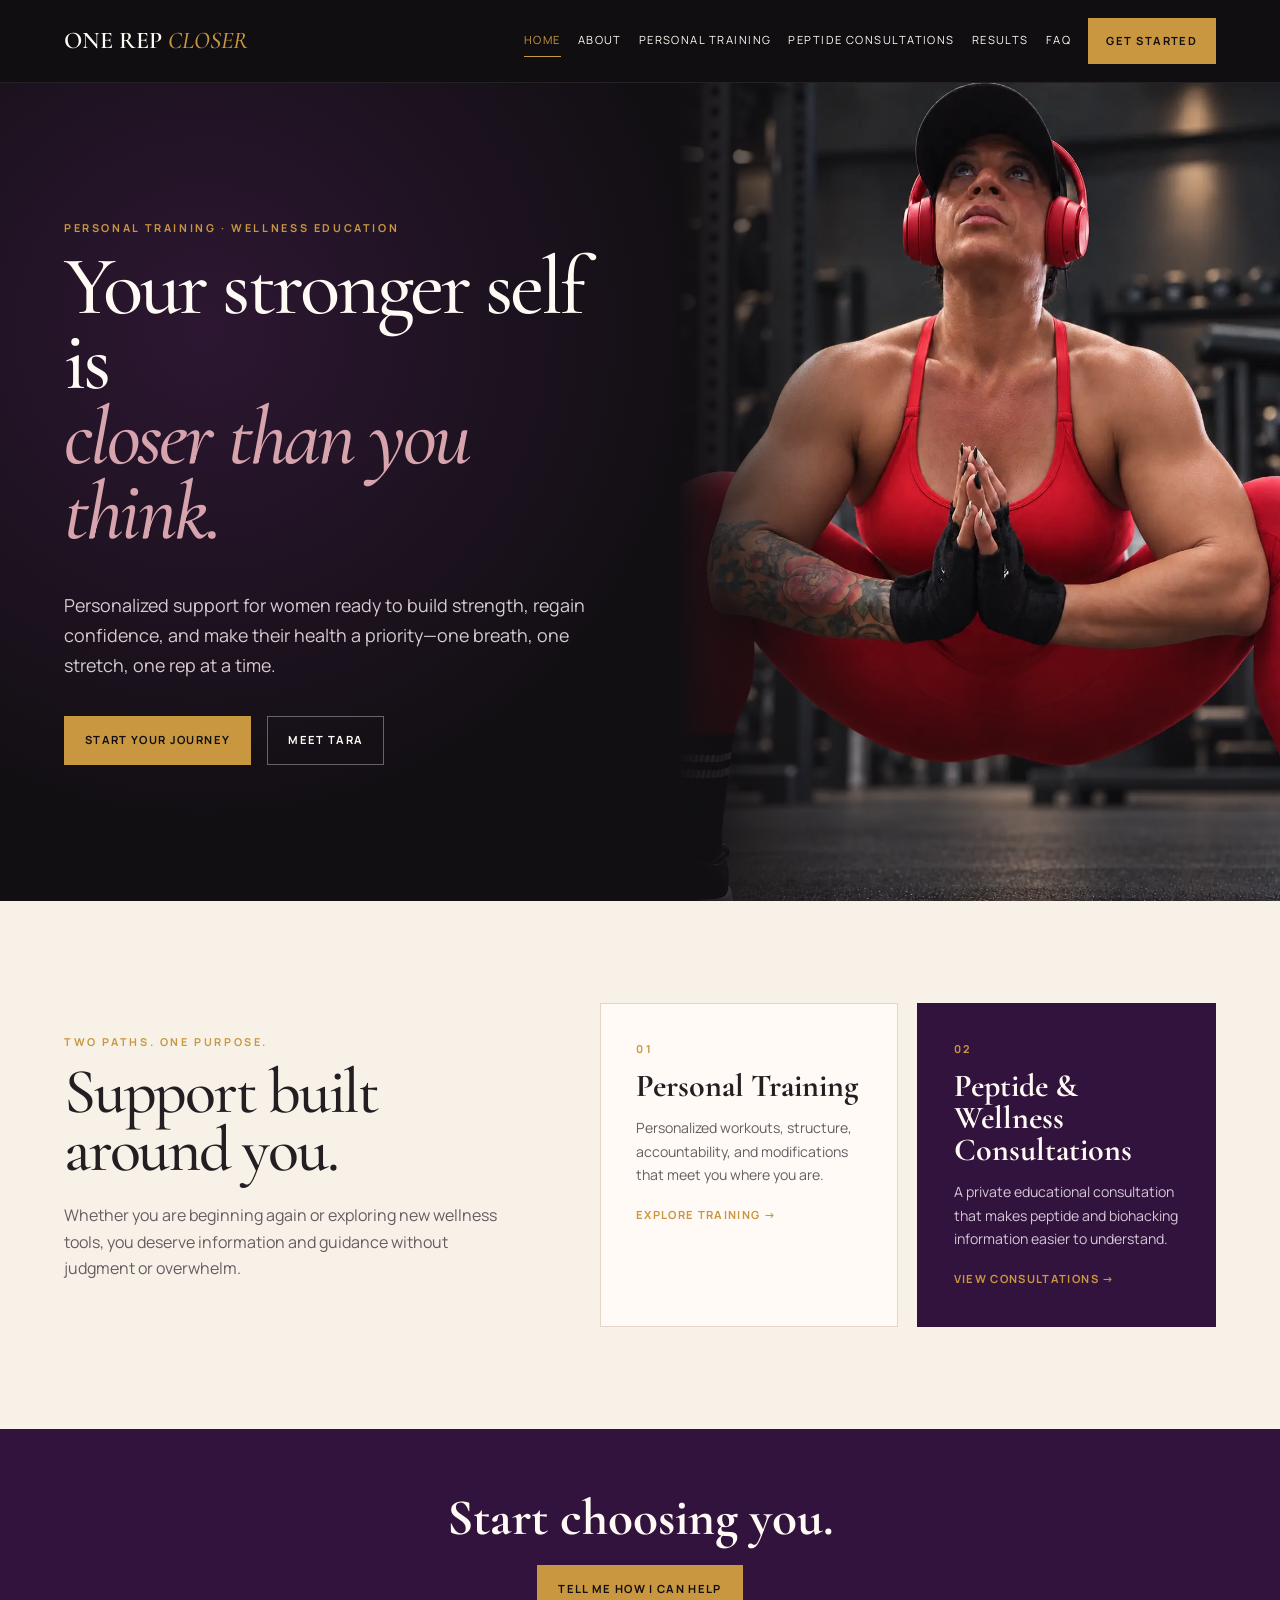
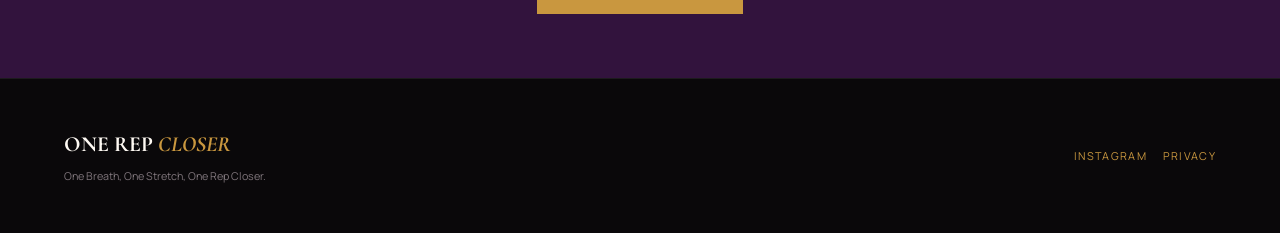
<file: index.html>
<!DOCTYPE html><html lang="en"><head><meta charset="UTF-8"><meta name="viewport" content="width=device-width,initial-scale=1"><title>One Rep Closer | Personal Training & Wellness Education</title><link rel="preconnect" href="https://fonts.googleapis.com"><link rel="preconnect" href="https://fonts.gstatic.com" crossorigin><link href="https://fonts.googleapis.com/css2?family=Cormorant+Garamond:ital,wght@0,500;0,600;1,500&family=Manrope:wght@400;500;600;700&display=swap" rel="stylesheet"><link rel="stylesheet" href="/css/site.css"></head><body>
<header class="nav"><div class="nav-inner"><a class="brand" href="/">ONE REP <em>CLOSER</em></a><button class="menu" aria-label="Open navigation">☰</button><nav class="nav-links"><a class="active" href="/">Home</a><a href="/about.html">About</a><a href="/personal-training.html">Personal Training</a><a href="/consultations.html">Peptide Consultations</a><a href="/results.html">Results</a><a href="/faq.html">FAQ</a><a class="cta" href="/contact.html">Get Started</a></nav></div></header>
<main><section class="hero"><div class="hero-copy"><div class="kicker">Personal training · Wellness education</div><h1>Your stronger self is <em>closer than you think.</em></h1><p>Personalized support for women ready to build strength, regain confidence, and make their health a priority—one breath, one stretch, one rep at a time.</p><div class="actions"><a class="btn" href="/contact.html">Start Your Journey</a><a class="btn ghost" href="/about.html">Meet Tara</a></div></div><div class="hero-image"><img src="/images/tara-hero-refined-v4.webp" alt="Tara Carrano training in a red workout outfit with red headphones"></div></section>
<section class="intro"><div class="container intro-grid"><div><div class="kicker">Two paths. One purpose.</div><h2 class="headline">Support built around you.</h2><p>Whether you are beginning again or exploring new wellness tools, you deserve information and guidance without judgment or overwhelm.</p></div><div class="service-links"><a class="service-link" href="/personal-training.html"><div class="kicker">01</div><h2>Personal Training</h2><p>Personalized workouts, structure, accountability, and modifications that meet you where you are.</p><span class="arrow">Explore training →</span></a><a class="service-link" href="/consultations.html"><div class="kicker">02</div><h2>Peptide & Wellness Consultations</h2><p>A private educational consultation that makes peptide and biohacking information easier to understand.</p><span class="arrow">View consultations →</span></a></div></div></section>
<section class="cta-band"><div class="container"><h2>Start choosing you.</h2><a class="btn" href="/contact.html">Tell Me How I Can Help</a></div></section></main>
<footer><div class="footer"><div><strong>ONE REP <em>CLOSER</em></strong><p>One Breath, One Stretch, One Rep Closer.</p></div><div class="footer-links"><a href="https://www.instagram.com/onerepcloserct/" target="_blank" rel="noopener">Instagram</a><a href="/privacy.html">Privacy</a></div></div></footer><script src="/js/site.js"></script></body></html>
</file>
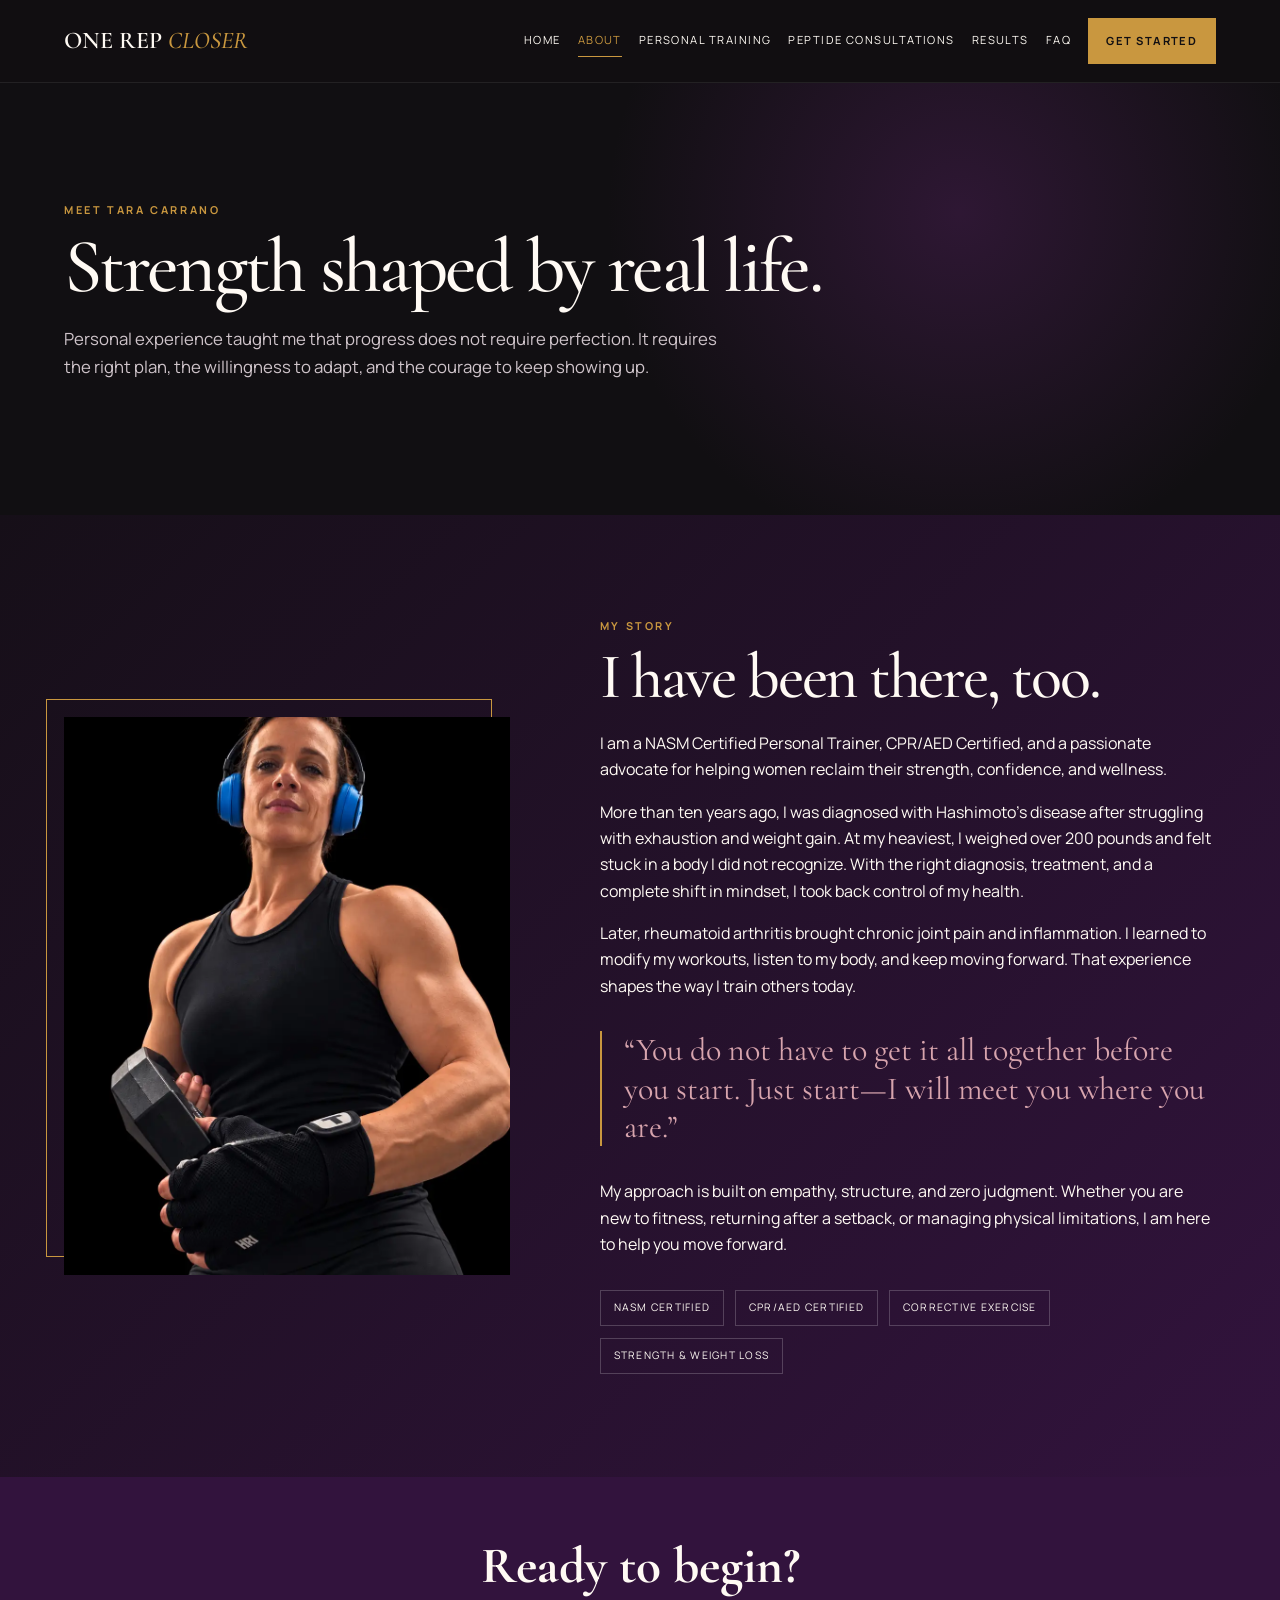
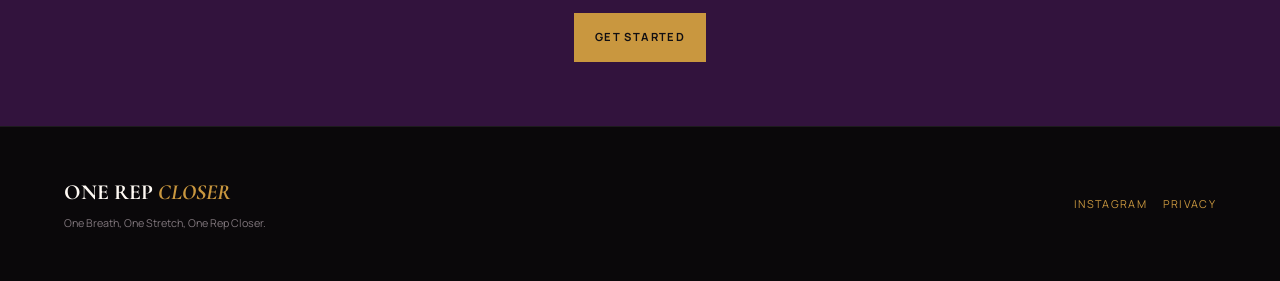
<file: about.html>
<!DOCTYPE html><html lang="en"><head><meta charset="UTF-8"><meta name="viewport" content="width=device-width,initial-scale=1"><title>About Tara | One Rep Closer</title><link rel="preconnect" href="https://fonts.googleapis.com"><link rel="preconnect" href="https://fonts.gstatic.com" crossorigin><link href="https://fonts.googleapis.com/css2?family=Cormorant+Garamond:ital,wght@0,500;0,600;1,500&family=Manrope:wght@400;500;600;700&display=swap" rel="stylesheet"><link rel="stylesheet" href="/css/site.css"></head><body>
<header class="nav"><div class="nav-inner"><a class="brand" href="/">ONE REP <em>CLOSER</em></a><button class="menu" aria-label="Open navigation">☰</button><nav class="nav-links"><a href="/">Home</a><a class="active" href="/about.html">About</a><a href="/personal-training.html">Personal Training</a><a href="/consultations.html">Peptide Consultations</a><a href="/results.html">Results</a><a href="/faq.html">FAQ</a><a class="cta" href="/contact.html">Get Started</a></nav></div></header>
<main><section class="page-hero"><div class="container"><div class="kicker">Meet Tara Carrano</div><h1>Strength shaped by real life.</h1><p>Personal experience taught me that progress does not require perfection. It requires the right plan, the willingness to adapt, and the courage to keep showing up.</p></div></section>
<section class="section plum"><div class="container split"><div class="portrait"><img src="/images/tara-about.webp" alt="Tara Carrano, NASM certified personal trainer"></div><div><div class="kicker">My story</div><h2 class="headline">I have been there, too.</h2><p>I am a NASM Certified Personal Trainer, CPR/AED Certified, and a passionate advocate for helping women reclaim their strength, confidence, and wellness.</p><p>More than ten years ago, I was diagnosed with Hashimoto's disease after struggling with exhaustion and weight gain. At my heaviest, I weighed over 200 pounds and felt stuck in a body I did not recognize. With the right diagnosis, treatment, and a complete shift in mindset, I took back control of my health.</p><p>Later, rheumatoid arthritis brought chronic joint pain and inflammation. I learned to modify my workouts, listen to my body, and keep moving forward. That experience shapes the way I train others today.</p><p class="quote">“You do not have to get it all together before you start. Just start—I will meet you where you are.”</p><p>My approach is built on empathy, structure, and zero judgment. Whether you are new to fitness, returning after a setback, or managing physical limitations, I am here to help you move forward.</p><div class="badges"><span class="badge">NASM Certified</span><span class="badge">CPR/AED Certified</span><span class="badge">Corrective Exercise</span><span class="badge">Strength & Weight Loss</span></div></div></div></section><section class="cta-band"><div class="container"><h2>Ready to begin?</h2><a class="btn" href="/contact.html">Get Started</a></div></section></main>
<footer><div class="footer"><div><strong>ONE REP <em>CLOSER</em></strong><p>One Breath, One Stretch, One Rep Closer.</p></div><div class="footer-links"><a href="https://www.instagram.com/onerepcloserct/" target="_blank" rel="noopener">Instagram</a><a href="/privacy.html">Privacy</a></div></div></footer><script src="/js/site.js"></script></body></html>
</file>
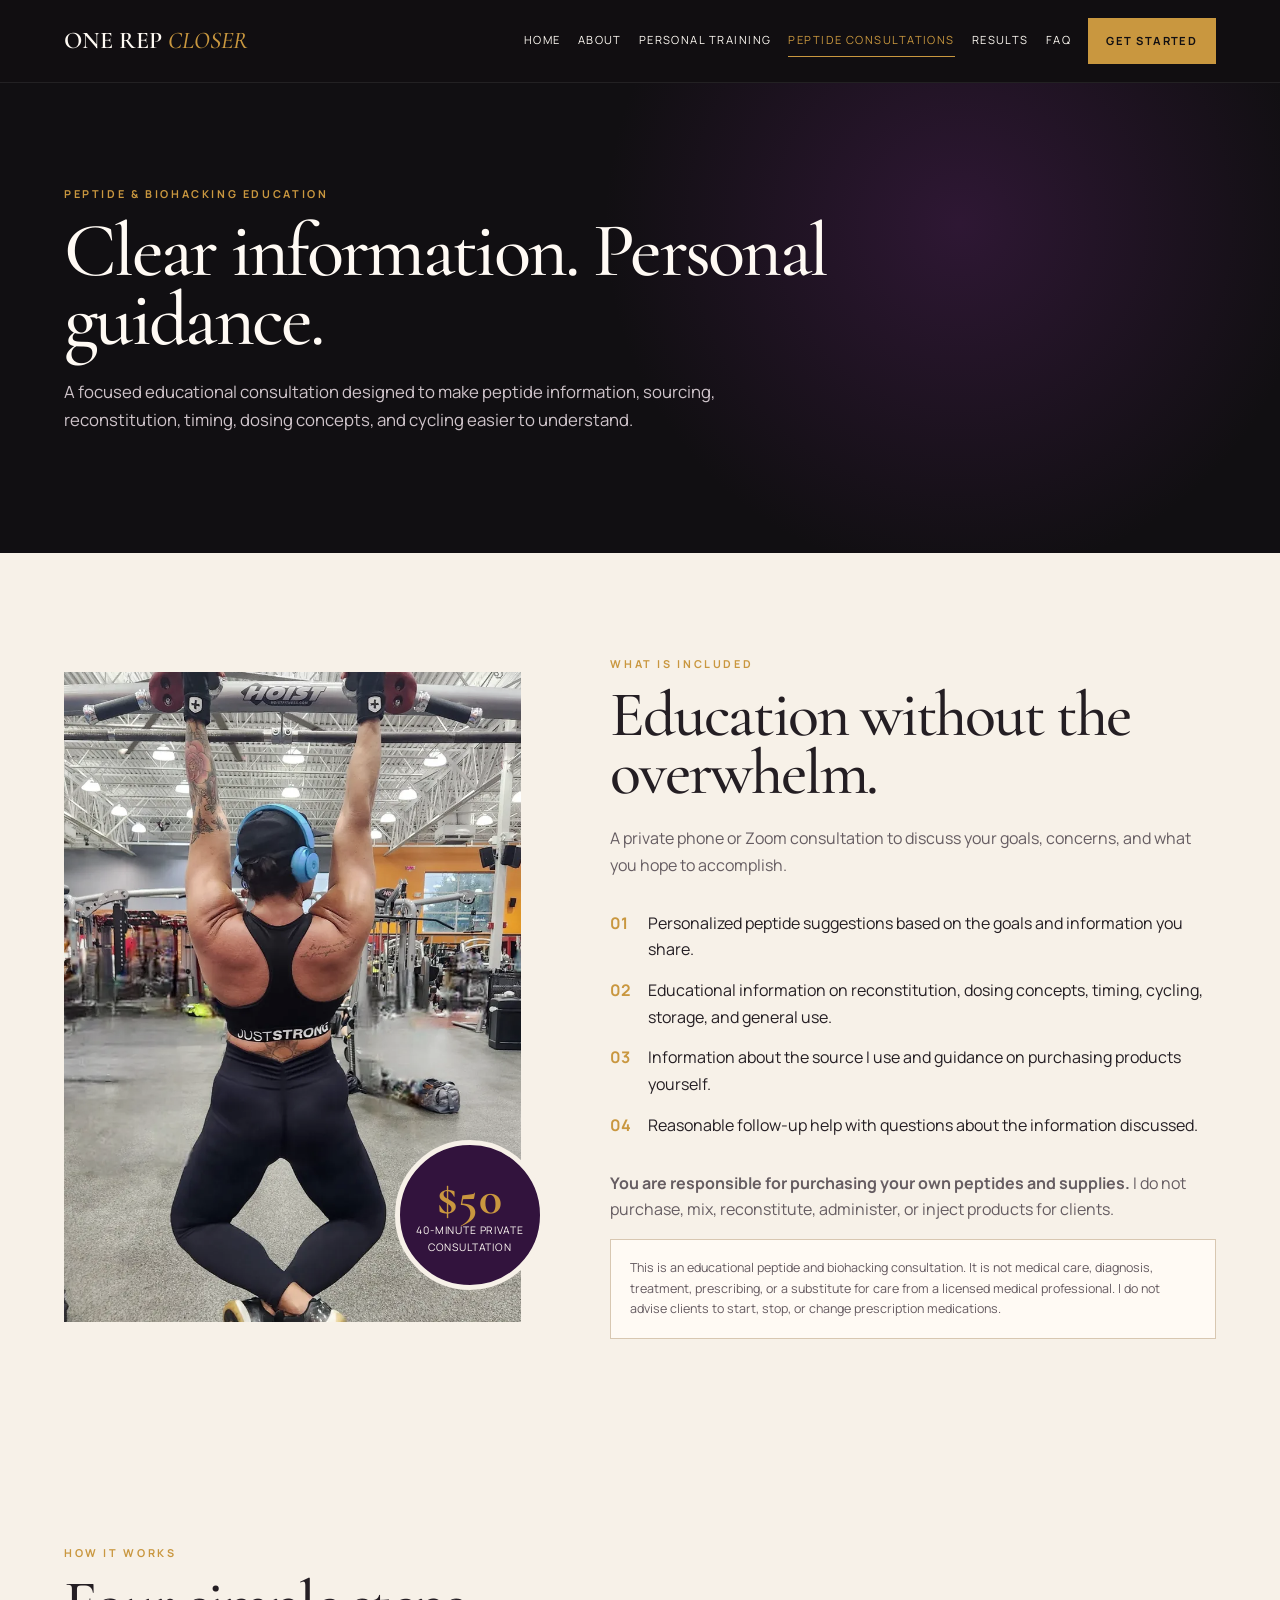
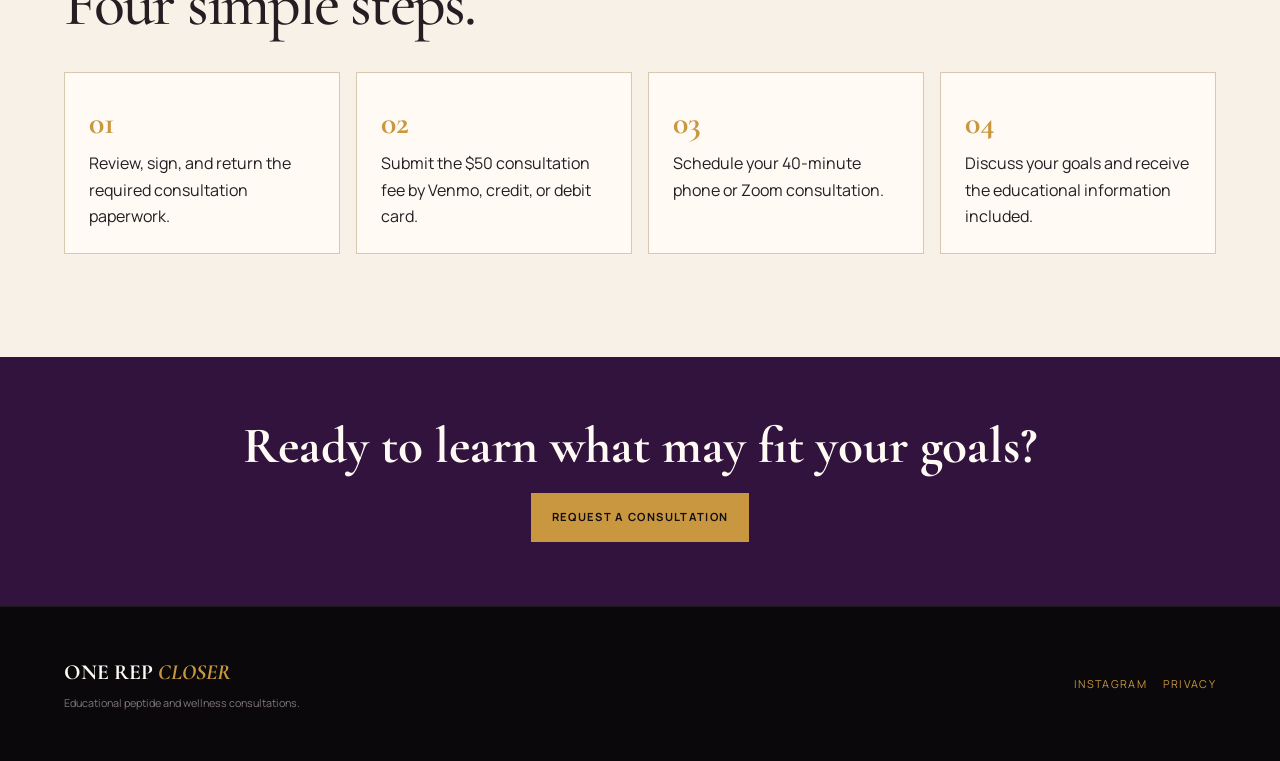
<file: consultations.html>
<!DOCTYPE html><html lang="en"><head><meta charset="UTF-8"><meta name="viewport" content="width=device-width,initial-scale=1"><title>Peptide & Wellness Consultations | One Rep Closer</title><link rel="preconnect" href="https://fonts.googleapis.com"><link rel="preconnect" href="https://fonts.gstatic.com" crossorigin><link href="https://fonts.googleapis.com/css2?family=Cormorant+Garamond:ital,wght@0,500;0,600;1,500&family=Manrope:wght@400;500;600;700&display=swap" rel="stylesheet"><link rel="stylesheet" href="/css/site.css"></head><body>
<header class="nav"><div class="nav-inner"><a class="brand" href="/">ONE REP <em>CLOSER</em></a><button class="menu" aria-label="Open navigation">☰</button><nav class="nav-links"><a href="/">Home</a><a href="/about.html">About</a><a href="/personal-training.html">Personal Training</a><a class="active" href="/consultations.html">Peptide Consultations</a><a href="/results.html">Results</a><a href="/faq.html">FAQ</a><a class="cta" href="/contact.html">Get Started</a></nav></div></header>
<main><section class="page-hero"><div class="container"><div class="kicker">Peptide & biohacking education</div><h1>Clear information. Personal guidance.</h1><p>A focused educational consultation designed to make peptide information, sourcing, reconstitution, timing, dosing concepts, and cycling easier to understand.</p></div></section>
<section class="section light"><div class="container consult-grid"><div class="consult-img"><img src="/images/tara-strength-training.webp" alt="Tara Carrano strength training at the gym"><div class="fee"><strong>$50</strong>40-minute private consultation</div></div><div><div class="kicker">What is included</div><h2 class="headline">Education without the overwhelm.</h2><p>A private phone or Zoom consultation to discuss your goals, concerns, and what you hope to accomplish.</p><div class="checklist"><div class="check"><b>01</b><span>Personalized peptide suggestions based on the goals and information you share.</span></div><div class="check"><b>02</b><span>Educational information on reconstitution, dosing concepts, timing, cycling, storage, and general use.</span></div><div class="check"><b>03</b><span>Information about the source I use and guidance on purchasing products yourself.</span></div><div class="check"><b>04</b><span>Reasonable follow-up help with questions about the information discussed.</span></div></div><p><strong>You are responsible for purchasing your own peptides and supplies.</strong> I do not purchase, mix, reconstitute, administer, or inject products for clients.</p><div class="note">This is an educational peptide and biohacking consultation. It is not medical care, diagnosis, treatment, prescribing, or a substitute for care from a licensed medical professional. I do not advise clients to start, stop, or change prescription medications.</div></div></div></section>
<section class="section light"><div class="container"><div class="kicker">How it works</div><h2 class="headline">Four simple steps.</h2><div class="steps"><article class="step"><b>01</b>Review, sign, and return the required consultation paperwork.</article><article class="step"><b>02</b>Submit the $50 consultation fee by Venmo, credit, or debit card.</article><article class="step"><b>03</b>Schedule your 40-minute phone or Zoom consultation.</article><article class="step"><b>04</b>Discuss your goals and receive the educational information included.</article></div></div></section><section class="cta-band"><div class="container"><h2>Ready to learn what may fit your goals?</h2><a class="btn" href="/contact.html?service=consultation">Request a Consultation</a></div></section></main>
<footer><div class="footer"><div><strong>ONE REP <em>CLOSER</em></strong><p>Educational peptide and wellness consultations.</p></div><div class="footer-links"><a href="https://www.instagram.com/onerepcloserct/" target="_blank" rel="noopener">Instagram</a><a href="/privacy.html">Privacy</a></div></div></footer><script src="/js/site.js"></script></body></html>
</file>
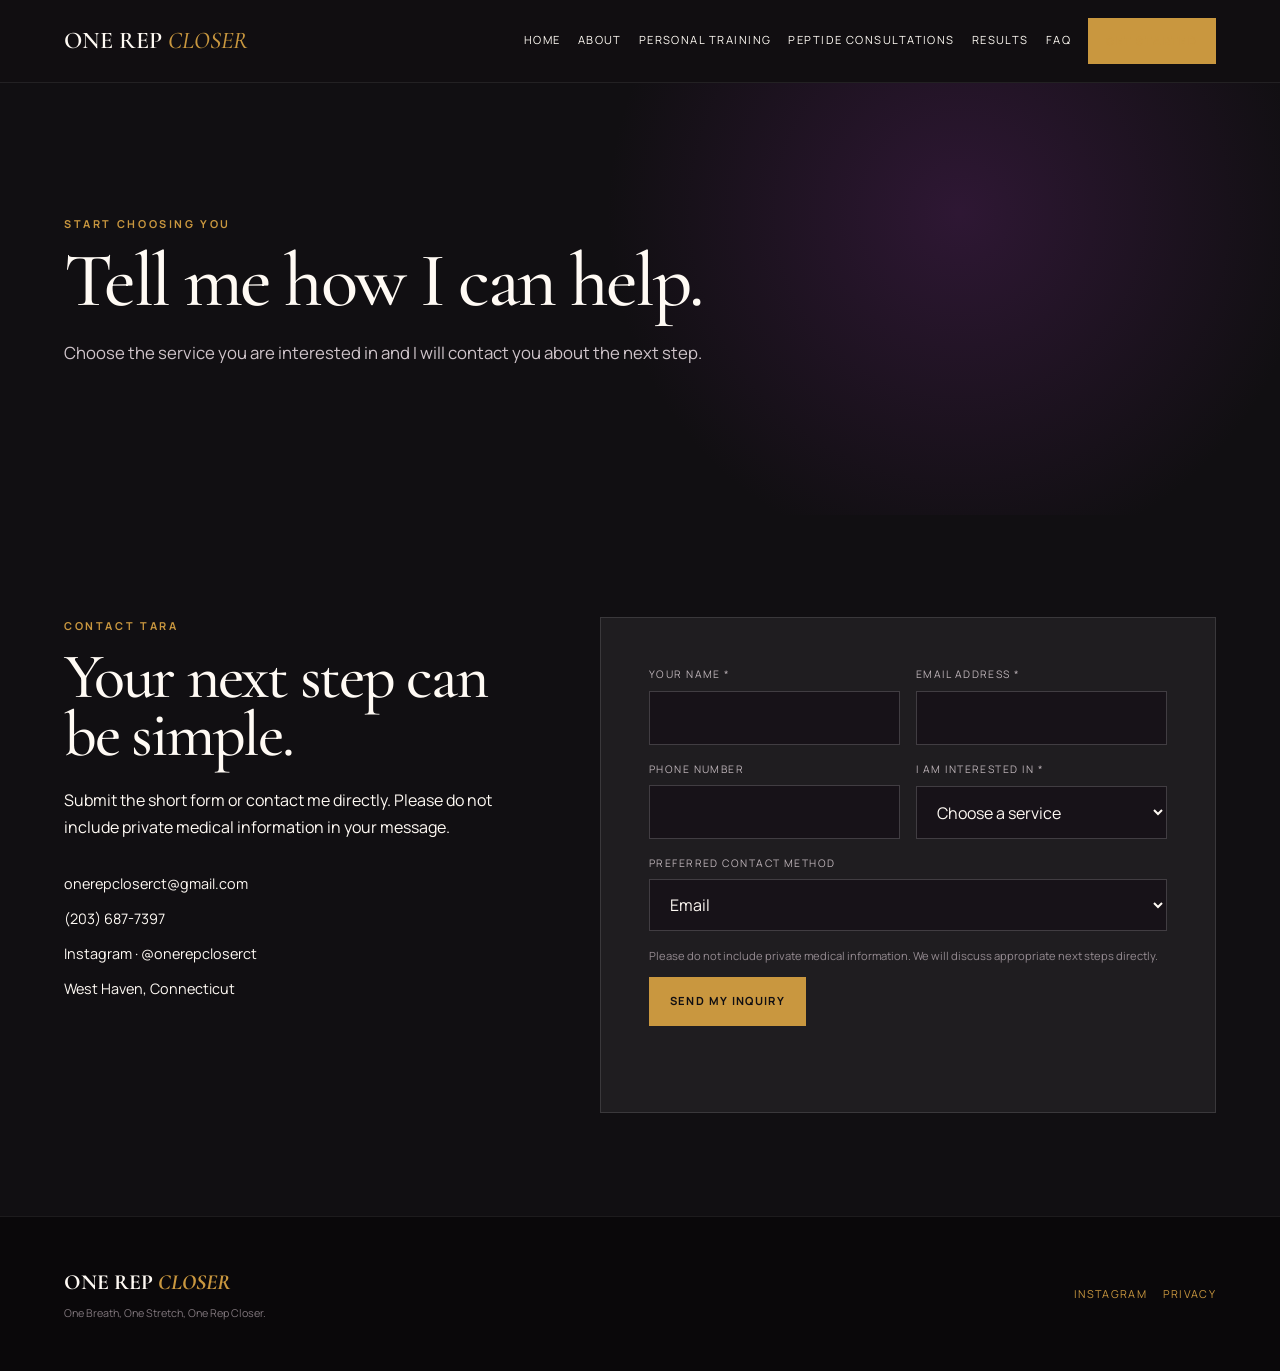
<file: contact.html>
<!DOCTYPE html><html lang="en"><head><meta charset="UTF-8"><meta name="viewport" content="width=device-width,initial-scale=1"><title>Contact | One Rep Closer</title><link rel="preconnect" href="https://fonts.googleapis.com"><link rel="preconnect" href="https://fonts.gstatic.com" crossorigin><link href="https://fonts.googleapis.com/css2?family=Cormorant+Garamond:ital,wght@0,500;0,600;1,500&family=Manrope:wght@400;500;600;700&display=swap" rel="stylesheet"><link rel="stylesheet" href="/css/site.css"></head><body>
<header class="nav"><div class="nav-inner"><a class="brand" href="/">ONE REP <em>CLOSER</em></a><button class="menu" aria-label="Open navigation">☰</button><nav class="nav-links"><a href="/">Home</a><a href="/about.html">About</a><a href="/personal-training.html">Personal Training</a><a href="/consultations.html">Peptide Consultations</a><a href="/results.html">Results</a><a href="/faq.html">FAQ</a><a class="cta active" href="/contact.html">Get Started</a></nav></div></header>
<main><section class="page-hero"><div class="container"><div class="kicker">Start choosing you</div><h1>Tell me how I can help.</h1><p>Choose the service you are interested in and I will contact you about the next step.</p></div></section><section class="section"><div class="container contact-grid"><div><div class="kicker">Contact Tara</div><h2 class="headline">Your next step can be simple.</h2><p>Submit the short form or contact me directly. Please do not include private medical information in your message.</p><div class="contact-info"><a href="mailto:onerepcloserct@gmail.com">onerepcloserct@gmail.com</a><a href="tel:+12036877397">(203) 687-7397</a><a href="https://www.instagram.com/onerepcloserct/" target="_blank" rel="noopener">Instagram · @onerepcloserct</a><span>West Haven, Connecticut</span></div></div><form action="https://formsubmit.co/onerepcloserct@gmail.com" method="POST"><input type="hidden" name="_subject" value="New One Rep Closer website inquiry"><input type="hidden" name="_captcha" value="false"><div class="form-row"><div class="field"><label for="name">Your name *</label><input id="name" name="name" autocomplete="name" required></div><div class="field"><label for="email">Email address *</label><input id="email" name="email" type="email" autocomplete="email" required></div></div><div class="form-row"><div class="field"><label for="phone">Phone number</label><input id="phone" name="phone" type="tel" autocomplete="tel"></div><div class="field"><label for="service">I am interested in *</label><select id="service" name="service" required><option value="">Choose a service</option><option value="Personal Training">Personal Training</option><option value="Peptide & Wellness Consultation">Peptide & Wellness Consultation</option><option value="Both Services">Both Services</option></select></div></div><div class="field"><label for="contact_method">Preferred contact method</label><select id="contact_method" name="contact_method"><option>Email</option><option>Phone call</option><option>Text message</option></select></div><p class="form-note">Please do not include private medical information. We will discuss appropriate next steps directly.</p><button class="btn" type="submit">Send My Inquiry</button><div class="status" role="status" aria-live="polite"></div></form></div></section></main>
<footer><div class="footer"><div><strong>ONE REP <em>CLOSER</em></strong><p>One Breath, One Stretch, One Rep Closer.</p></div><div class="footer-links"><a href="https://www.instagram.com/onerepcloserct/" target="_blank" rel="noopener">Instagram</a><a href="/privacy.html">Privacy</a></div></div></footer><script src="/js/site.js"></script></body></html>
</file>
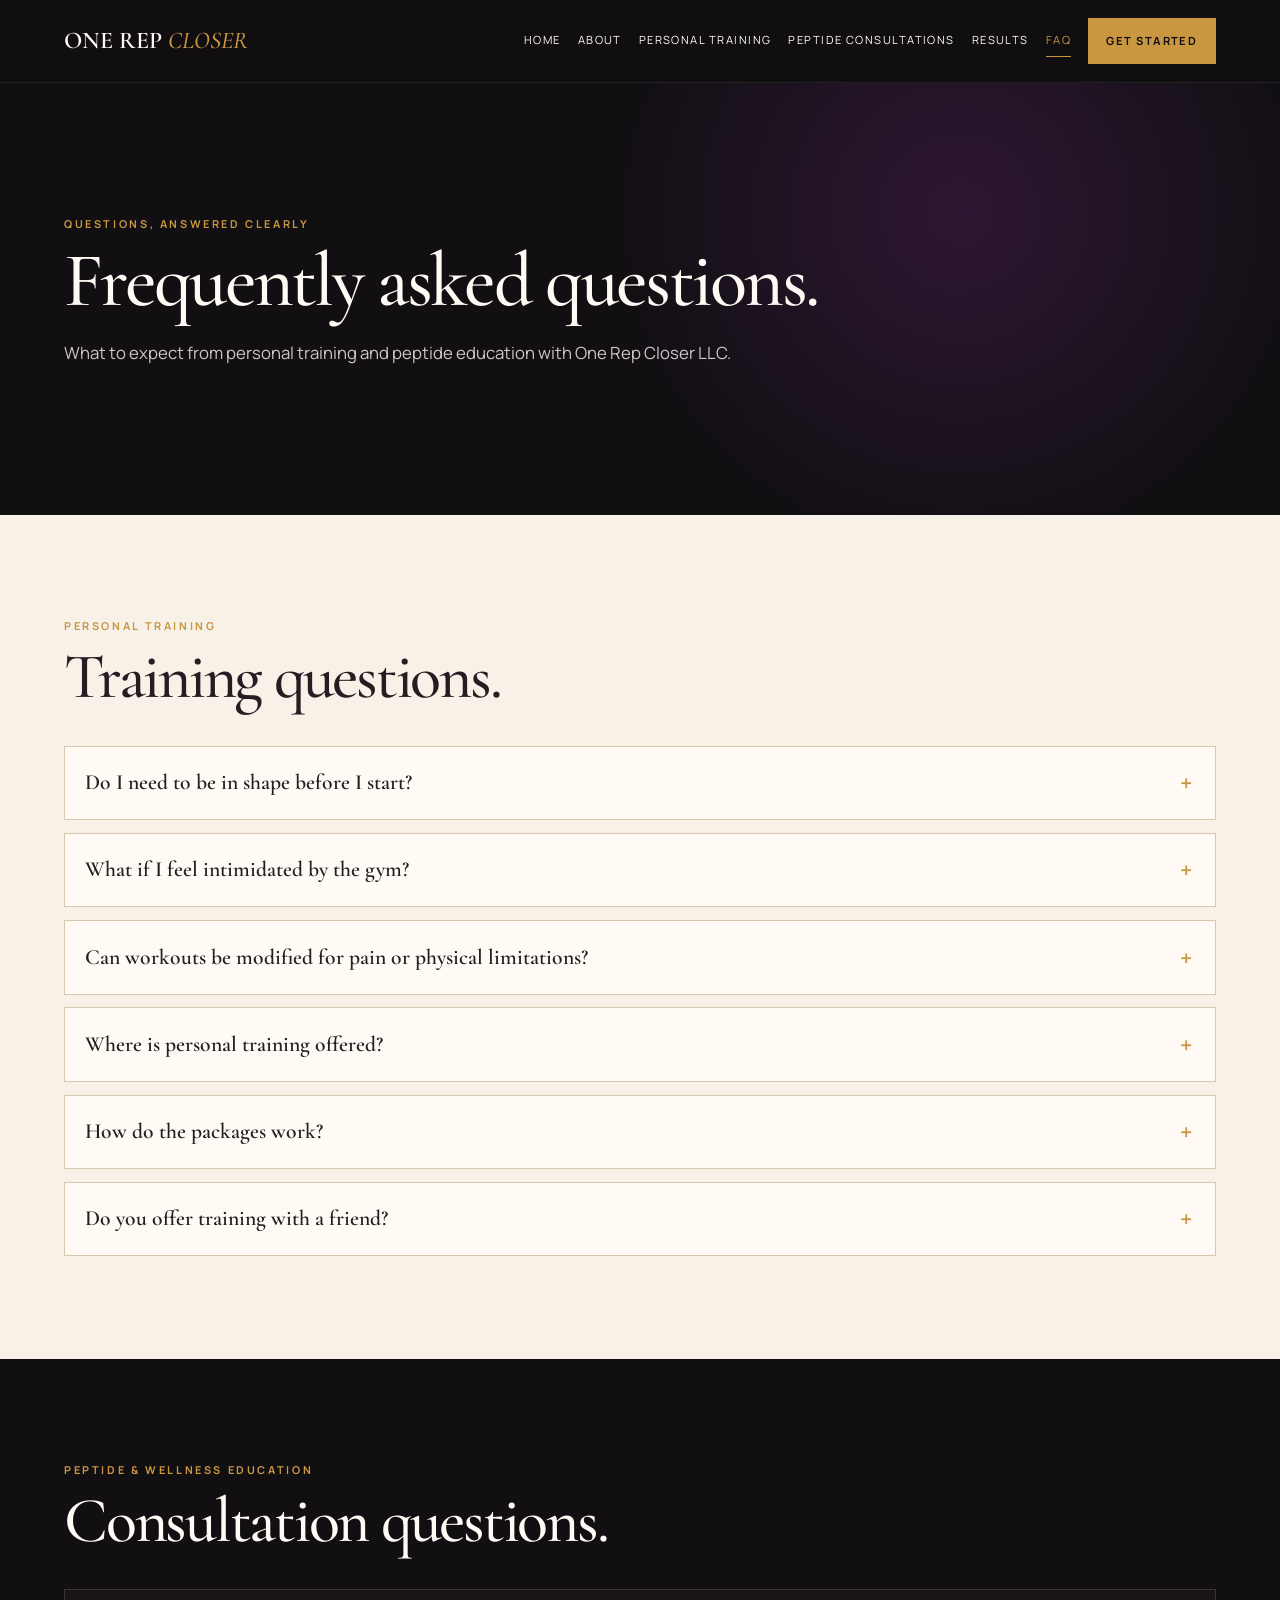
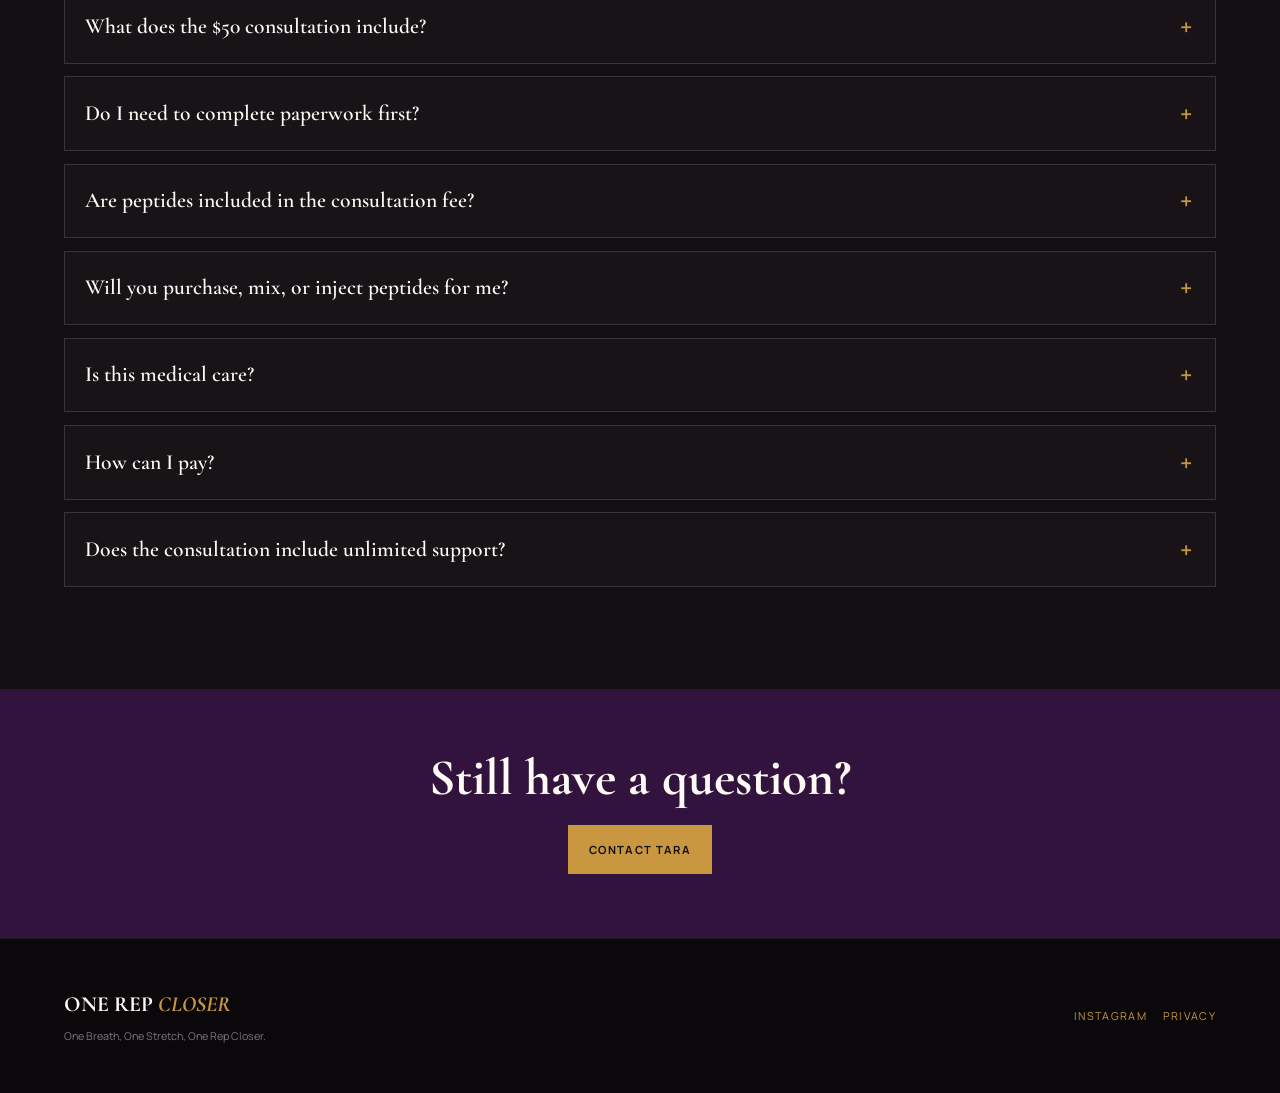
<file: faq.html>
<!DOCTYPE html><html lang="en"><head><meta charset="UTF-8"><meta name="viewport" content="width=device-width,initial-scale=1"><title>Frequently Asked Questions | One Rep Closer</title><link rel="preconnect" href="https://fonts.googleapis.com"><link rel="preconnect" href="https://fonts.gstatic.com" crossorigin><link href="https://fonts.googleapis.com/css2?family=Cormorant+Garamond:ital,wght@0,500;0,600;1,500&family=Manrope:wght@400;500;600;1,400;700&display=swap" rel="stylesheet"><link rel="stylesheet" href="/css/site.css"></head><body>
<header class="nav"><div class="nav-inner"><a class="brand" href="/">ONE REP <em>CLOSER</em></a><button class="menu" aria-label="Open navigation">☰</button><nav class="nav-links"><a href="/">Home</a><a href="/about.html">About</a><a href="/personal-training.html">Personal Training</a><a href="/consultations.html">Peptide Consultations</a><a href="/results.html">Results</a><a class="active" href="/faq.html">FAQ</a><a class="cta" href="/contact.html">Get Started</a></nav></div></header>
<main><section class="page-hero"><div class="container"><div class="kicker">Questions, answered clearly</div><h1>Frequently asked questions.</h1><p>What to expect from personal training and peptide education with One Rep Closer LLC.</p></div></section>
<section class="section light"><div class="container"><div class="kicker">Personal training</div><h2 class="headline">Training questions.</h2><div class="faq-list"><details><summary>Do I need to be in shape before I start?</summary><p>No. You begin exactly where you are. Sessions are adjusted to your current fitness level, experience, and goals.</p></details><details><summary>What if I feel intimidated by the gym?</summary><p>That is one of the main reasons many clients choose one-on-one training. You receive direct guidance, a clear plan, and support without judgment or competition.</p></details><details><summary>Can workouts be modified for pain or physical limitations?</summary><p>Exercises can often be modified around mobility limitations, previous injuries, or discomfort. Personal training is not medical treatment, and medical clearance may be requested when appropriate.</p></details><details><summary>Where is personal training offered?</summary><p>In-person training is offered in the West Haven, Connecticut area. Virtual personal training is also available upon request.</p></details><details><summary>How do the packages work?</summary><p>Choose the package that fits your schedule and goals. Packages are paid upfront, are non-refundable, and must be used within the time period listed on the Personal Training page.</p></details><details><summary>Do you offer training with a friend?</summary><p>Yes. The Fitness With a Friend package includes ten shared sessions for $520 and must be used within six months.</p></details></div></div></section>
<section class="section"><div class="container"><div class="kicker">Peptide & wellness education</div><h2 class="headline">Consultation questions.</h2><div class="faq-list dark"><details><summary>What does the $50 consultation include?</summary><p>It includes one private 40-minute phone or Zoom consultation, personalized educational suggestions based on the information you provide, guidance on sourcing and purchasing, general education on reconstitution, dosing concepts, timing, cycling, storage, and reasonable follow-up questions.</p></details><details><summary>Do I need to complete paperwork first?</summary><p>Yes. The required acknowledgement and educational-consultation paperwork must be reviewed, signed, and returned before recommendations are provided.</p></details><details><summary>Are peptides included in the consultation fee?</summary><p>No. Peptides, supplies, and shipping are separate. You are responsible for ordering directly from the source provided.</p></details><details><summary>Will you purchase, mix, or inject peptides for me?</summary><p>No. One Rep Closer LLC does not purchase products for clients, mix or reconstitute them for clients, administer injections, or inject clients.</p></details><details><summary>Is this medical care?</summary><p>No. The consultation is educational and does not provide medical care, diagnosis, treatment, prescribing, or instructions to start, stop, or change prescription medications.</p></details><details><summary>How can I pay?</summary><p>The $50 fee may be paid through Venmo at @Tara-Carrano-1 or by credit or debit card upon request.</p></details><details><summary>Does the consultation include unlimited support?</summary><p>No. Reasonable follow-up help is included for questions about the information discussed, but the service does not include unlimited or on-call access.</p></details></div></div></section><section class="cta-band"><div class="container"><h2>Still have a question?</h2><a class="btn" href="/contact.html">Contact Tara</a></div></section></main>
<footer><div class="footer"><div><strong>ONE REP <em>CLOSER</em></strong><p>One Breath, One Stretch, One Rep Closer.</p></div><div class="footer-links"><a href="https://www.instagram.com/onerepcloserct/" target="_blank" rel="noopener">Instagram</a><a href="/privacy.html">Privacy</a></div></div></footer><script src="/js/site.js"></script></body></html>
</file>
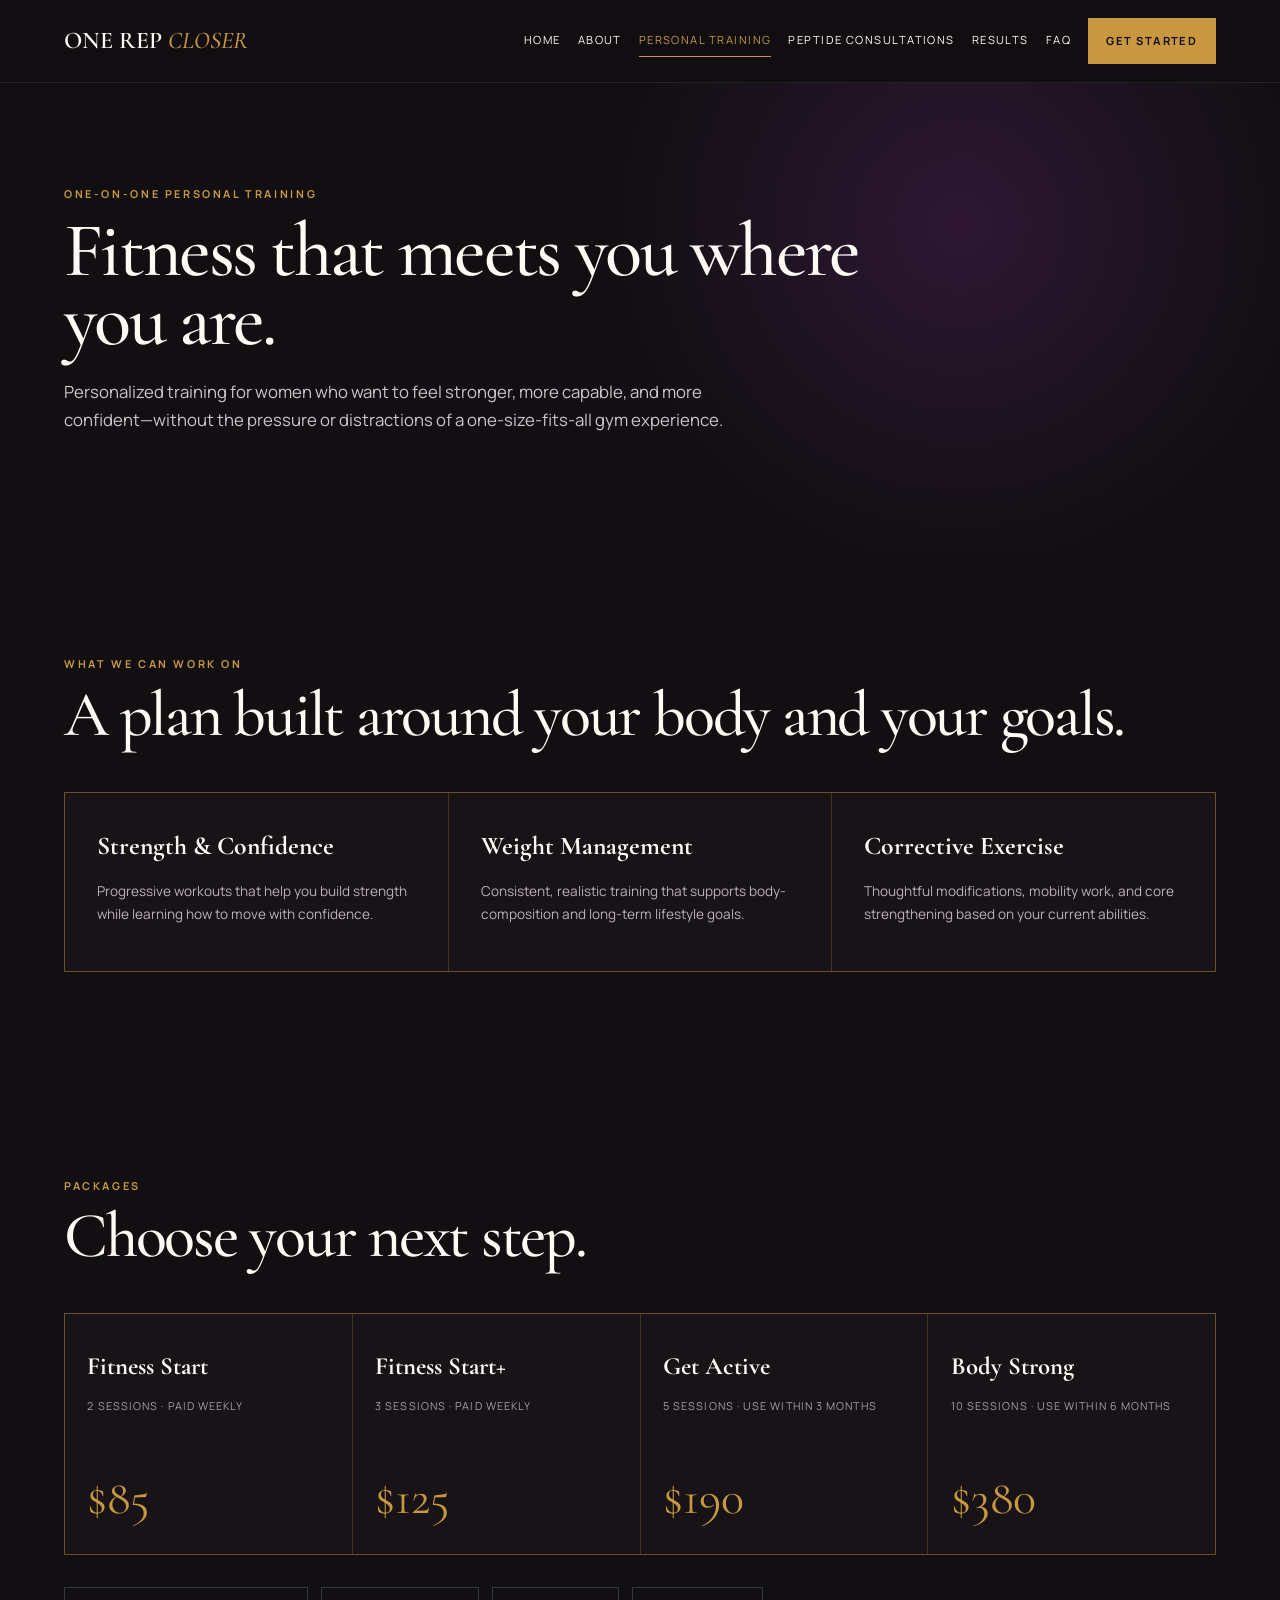
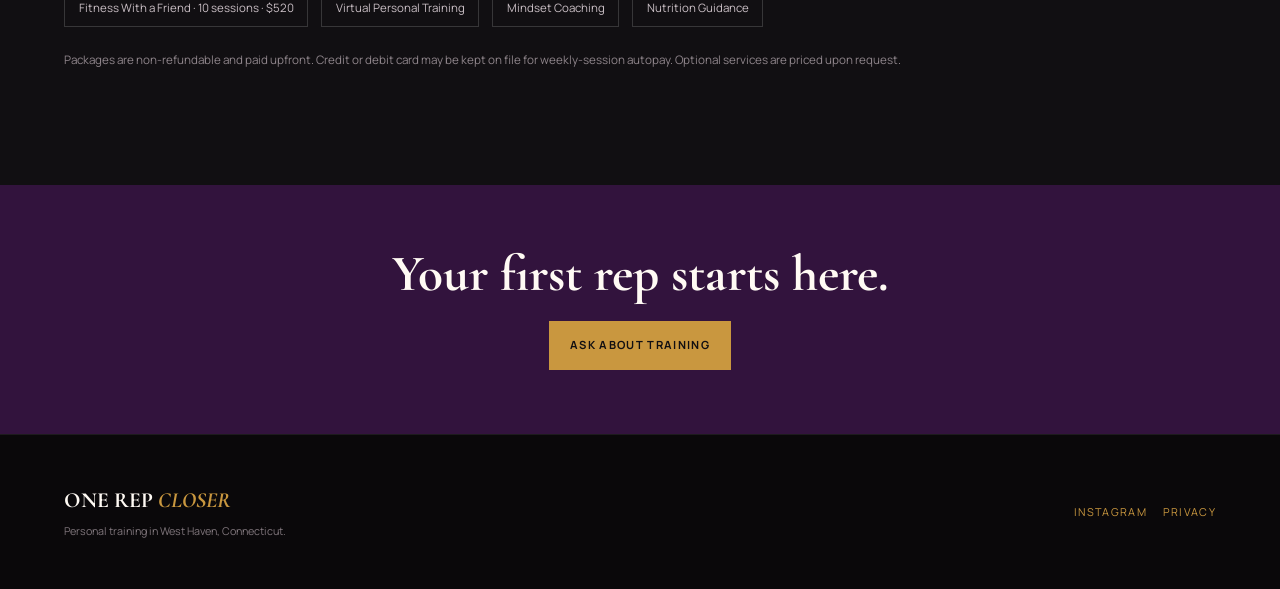
<file: personal-training.html>
<!DOCTYPE html><html lang="en"><head><meta charset="UTF-8"><meta name="viewport" content="width=device-width,initial-scale=1"><title>Personal Training | One Rep Closer</title><link rel="preconnect" href="https://fonts.googleapis.com"><link rel="preconnect" href="https://fonts.gstatic.com" crossorigin><link href="https://fonts.googleapis.com/css2?family=Cormorant+Garamond:ital,wght@0,500;0,600;1,500&family=Manrope:wght@400;500;600;700&display=swap" rel="stylesheet"><link rel="stylesheet" href="/css/site.css"></head><body>
<header class="nav"><div class="nav-inner"><a class="brand" href="/">ONE REP <em>CLOSER</em></a><button class="menu" aria-label="Open navigation">☰</button><nav class="nav-links"><a href="/">Home</a><a href="/about.html">About</a><a class="active" href="/personal-training.html">Personal Training</a><a href="/consultations.html">Peptide Consultations</a><a href="/results.html">Results</a><a href="/faq.html">FAQ</a><a class="cta" href="/contact.html">Get Started</a></nav></div></header>
<main><section class="page-hero"><div class="container"><div class="kicker">One-on-one personal training</div><h1>Fitness that meets you where you are.</h1><p>Personalized training for women who want to feel stronger, more capable, and more confident—without the pressure or distractions of a one-size-fits-all gym experience.</p></div></section>
<section class="section"><div class="container"><div class="kicker">What we can work on</div><h2 class="headline">A plan built around your body and your goals.</h2><div class="feature-grid"><article class="feature"><h3>Strength & Confidence</h3><p>Progressive workouts that help you build strength while learning how to move with confidence.</p></article><article class="feature"><h3>Weight Management</h3><p>Consistent, realistic training that supports body-composition and long-term lifestyle goals.</p></article><article class="feature"><h3>Corrective Exercise</h3><p>Thoughtful modifications, mobility work, and core strengthening based on your current abilities.</p></article></div></div></section>
<section class="section"><div class="container"><div class="kicker">Packages</div><h2 class="headline">Choose your next step.</h2><div class="price-grid"><article class="price-card"><h3>Fitness Start</h3><div class="sessions">2 sessions · paid weekly</div><div class="price">$85</div></article><article class="price-card"><h3>Fitness Start+</h3><div class="sessions">3 sessions · paid weekly</div><div class="price">$125</div></article><article class="price-card"><h3>Get Active</h3><div class="sessions">5 sessions · use within 3 months</div><div class="price">$190</div></article><article class="price-card"><h3>Body Strong</h3><div class="sessions">10 sessions · use within 6 months</div><div class="price">$380</div></article></div><div class="options"><span class="option">Fitness With a Friend · 10 sessions · $520</span><span class="option">Virtual Personal Training</span><span class="option">Mindset Coaching</span><span class="option">Nutrition Guidance</span></div><p class="fine">Packages are non-refundable and paid upfront. Credit or debit card may be kept on file for weekly-session autopay. Optional services are priced upon request.</p></div></section><section class="cta-band"><div class="container"><h2>Your first rep starts here.</h2><a class="btn" href="/contact.html?service=training">Ask About Training</a></div></section></main>
<footer><div class="footer"><div><strong>ONE REP <em>CLOSER</em></strong><p>Personal training in West Haven, Connecticut.</p></div><div class="footer-links"><a href="https://www.instagram.com/onerepcloserct/" target="_blank" rel="noopener">Instagram</a><a href="/privacy.html">Privacy</a></div></div></footer><script src="/js/site.js"></script></body></html>
</file>
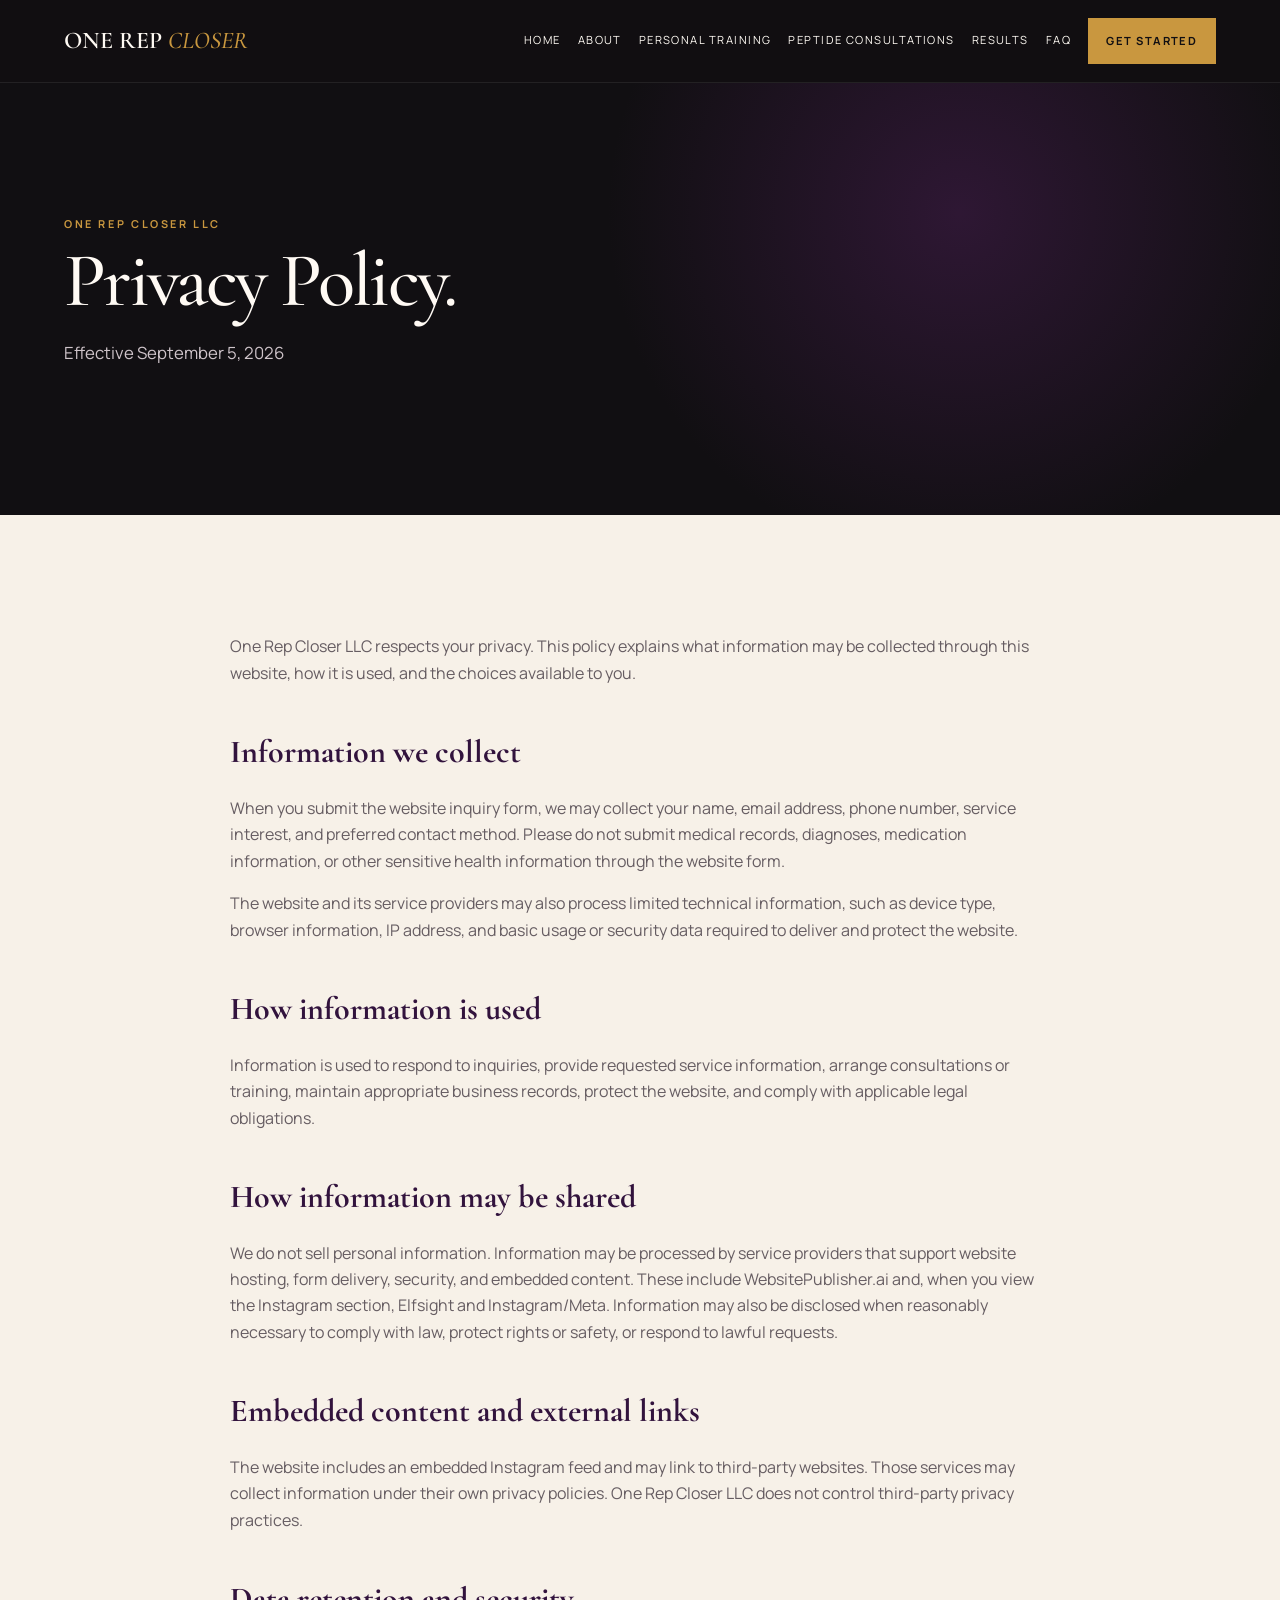
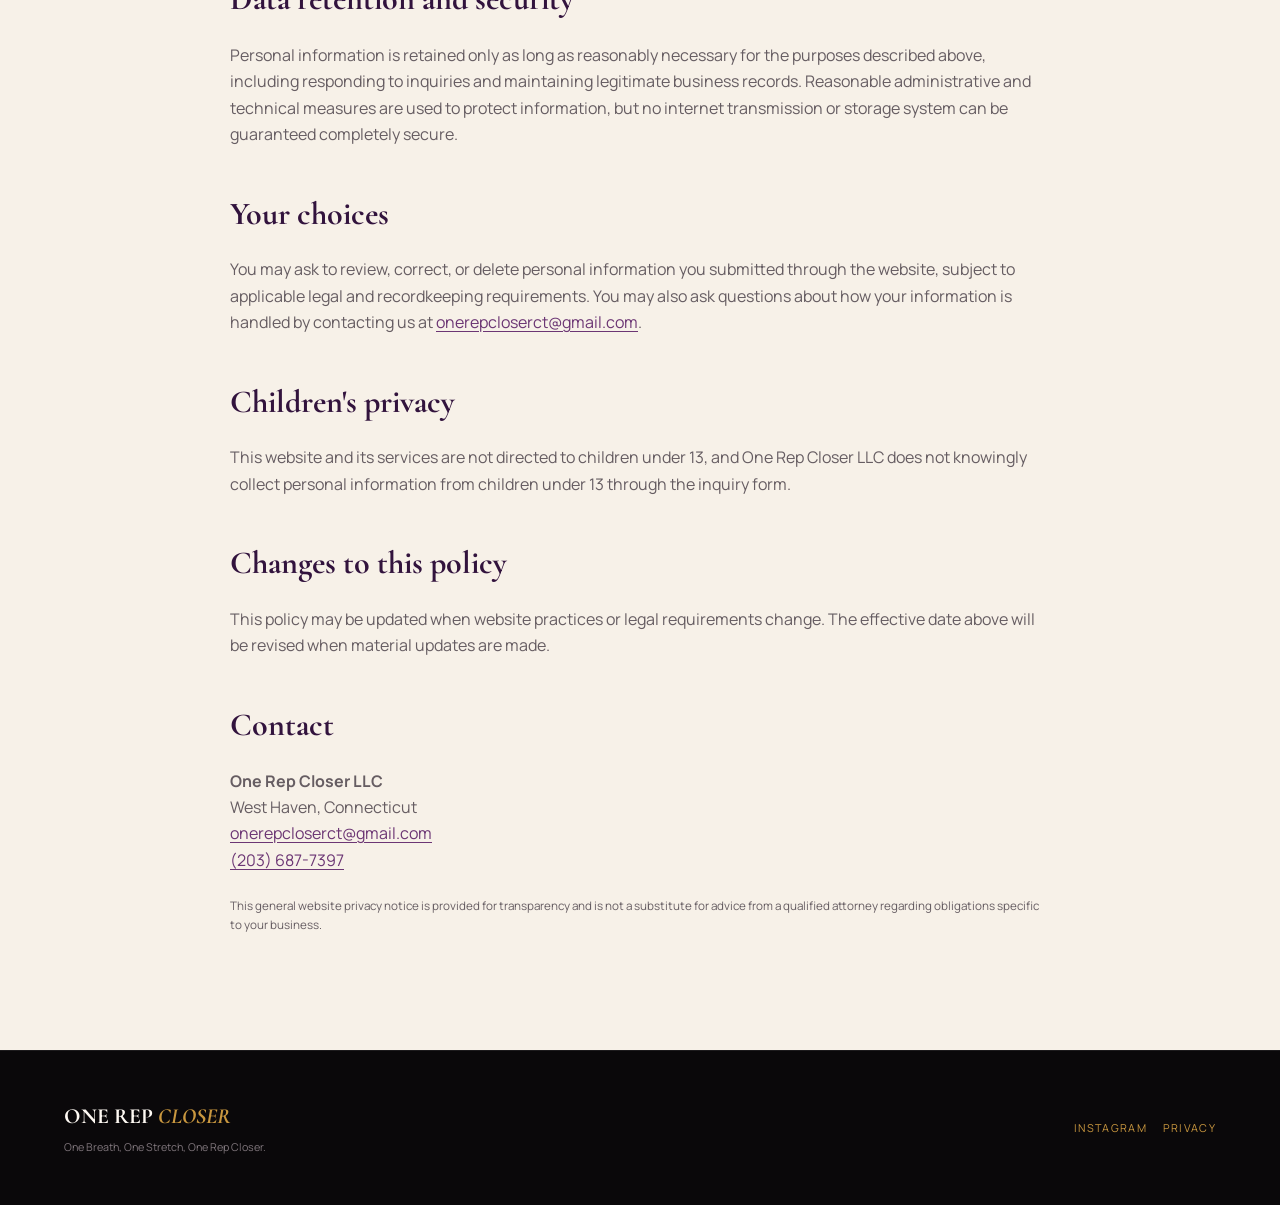
<file: privacy.html>
<!DOCTYPE html><html lang="en"><head><meta charset="UTF-8"><meta name="viewport" content="width=device-width,initial-scale=1"><title>Privacy Policy | One Rep Closer LLC</title><link rel="preconnect" href="https://fonts.googleapis.com"><link rel="preconnect" href="https://fonts.gstatic.com" crossorigin><link href="https://fonts.googleapis.com/css2?family=Cormorant+Garamond:ital,wght@0,500;0,600;1,500&family=Manrope:wght@400;500;600;700&display=swap" rel="stylesheet"><link rel="stylesheet" href="/css/site.css"></head><body>
<header class="nav"><div class="nav-inner"><a class="brand" href="/">ONE REP <em>CLOSER</em></a><button class="menu" aria-label="Open navigation">☰</button><nav class="nav-links"><a href="/">Home</a><a href="/about.html">About</a><a href="/personal-training.html">Personal Training</a><a href="/consultations.html">Peptide Consultations</a><a href="/results.html">Results</a><a href="/faq.html">FAQ</a><a class="cta" href="/contact.html">Get Started</a></nav></div></header>
<main><section class="page-hero"><div class="container"><div class="kicker">One Rep Closer LLC</div><h1>Privacy Policy.</h1><p>Effective September 5, 2026</p></div></section><section class="section light"><article class="container policy"><p>One Rep Closer LLC respects your privacy. This policy explains what information may be collected through this website, how it is used, and the choices available to you.</p><h2>Information we collect</h2><p>When you submit the website inquiry form, we may collect your name, email address, phone number, service interest, and preferred contact method. Please do not submit medical records, diagnoses, medication information, or other sensitive health information through the website form.</p><p>The website and its service providers may also process limited technical information, such as device type, browser information, IP address, and basic usage or security data required to deliver and protect the website.</p><h2>How information is used</h2><p>Information is used to respond to inquiries, provide requested service information, arrange consultations or training, maintain appropriate business records, protect the website, and comply with applicable legal obligations.</p><h2>How information may be shared</h2><p>We do not sell personal information. Information may be processed by service providers that support website hosting, form delivery, security, and embedded content. These include WebsitePublisher.ai and, when you view the Instagram section, Elfsight and Instagram/Meta. Information may also be disclosed when reasonably necessary to comply with law, protect rights or safety, or respond to lawful requests.</p><h2>Embedded content and external links</h2><p>The website includes an embedded Instagram feed and may link to third-party websites. Those services may collect information under their own privacy policies. One Rep Closer LLC does not control third-party privacy practices.</p><h2>Data retention and security</h2><p>Personal information is retained only as long as reasonably necessary for the purposes described above, including responding to inquiries and maintaining legitimate business records. Reasonable administrative and technical measures are used to protect information, but no internet transmission or storage system can be guaranteed completely secure.</p><h2>Your choices</h2><p>You may ask to review, correct, or delete personal information you submitted through the website, subject to applicable legal and recordkeeping requirements. You may also ask questions about how your information is handled by contacting us at <a href="mailto:onerepcloserct@gmail.com">onerepcloserct@gmail.com</a>.</p><h2>Children's privacy</h2><p>This website and its services are not directed to children under 13, and One Rep Closer LLC does not knowingly collect personal information from children under 13 through the inquiry form.</p><h2>Changes to this policy</h2><p>This policy may be updated when website practices or legal requirements change. The effective date above will be revised when material updates are made.</p><h2>Contact</h2><p><strong>One Rep Closer LLC</strong><br>West Haven, Connecticut<br><a href="mailto:onerepcloserct@gmail.com">onerepcloserct@gmail.com</a><br><a href="tel:+12036877397">(203) 687-7397</a></p><p class="fine">This general website privacy notice is provided for transparency and is not a substitute for advice from a qualified attorney regarding obligations specific to your business.</p></article></section></main>
<footer><div class="footer"><div><strong>ONE REP <em>CLOSER</em></strong><p>One Breath, One Stretch, One Rep Closer.</p></div><div class="footer-links"><a href="https://www.instagram.com/onerepcloserct/" target="_blank" rel="noopener">Instagram</a><a href="/privacy.html">Privacy</a></div></div></footer><script src="/js/site.js"></script></body></html>
</file>
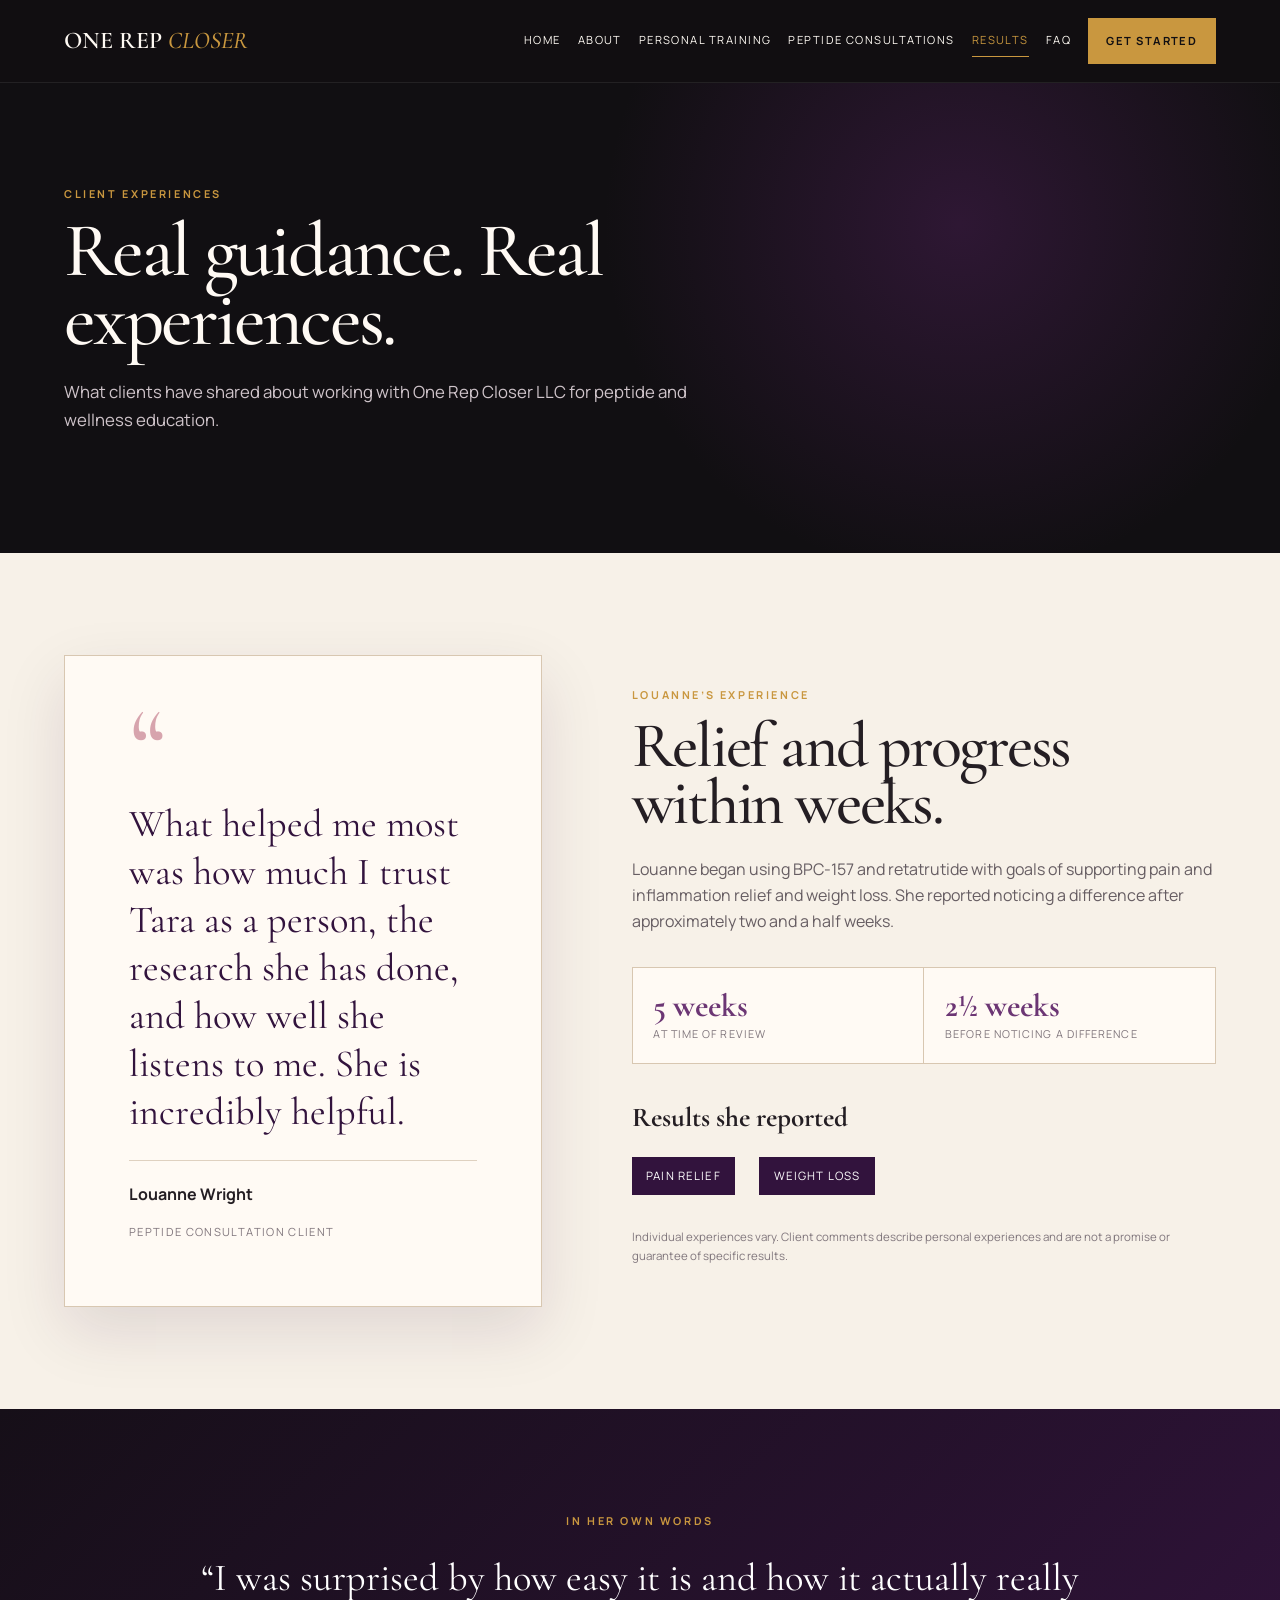
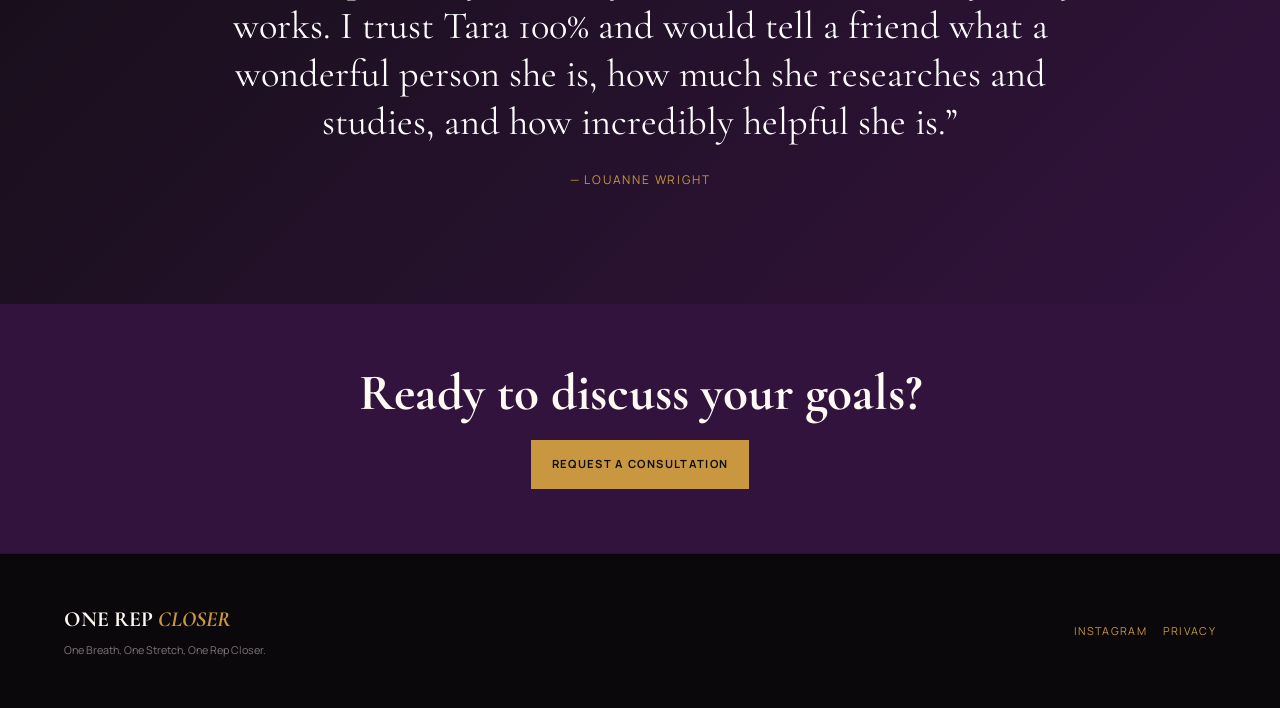
<file: results.html>
<!DOCTYPE html><html lang="en"><head><meta charset="UTF-8"><meta name="viewport" content="width=device-width,initial-scale=1"><title>Client Results | One Rep Closer</title><link rel="preconnect" href="https://fonts.googleapis.com"><link rel="preconnect" href="https://fonts.gstatic.com" crossorigin><link href="https://fonts.googleapis.com/css2?family=Cormorant+Garamond:ital,wght@0,500;0,600;1,500&family=Manrope:wght@400;500;600;700&display=swap" rel="stylesheet"><link rel="stylesheet" href="/css/site.css"></head><body>
<header class="nav"><div class="nav-inner"><a class="brand" href="/">ONE REP <em>CLOSER</em></a><button class="menu" aria-label="Open navigation">☰</button><nav class="nav-links"><a href="/">Home</a><a href="/about.html">About</a><a href="/personal-training.html">Personal Training</a><a href="/consultations.html">Peptide Consultations</a><a class="active" href="/results.html">Results</a><a href="/faq.html">FAQ</a><a class="cta" href="/contact.html">Get Started</a></nav></div></header>
<main><section class="page-hero"><div class="container"><div class="kicker">Client experiences</div><h1>Real guidance. Real experiences.</h1><p>What clients have shared about working with One Rep Closer LLC for peptide and wellness education.</p></div></section>
<section class="section light"><div class="container result-layout"><article class="testimonial-card"><div class="quote-mark">“</div><blockquote>What helped me most was how much I trust Tara as a person, the research she has done, and how well she listens to me. She is incredibly helpful.</blockquote><div class="client"><strong style="display:block;margin-bottom:14px">Louanne Wright</strong><span style="display:block">Peptide consultation client</span></div></article><div class="result-details"><div class="kicker">Louanne’s experience</div><h2 class="headline">Relief and progress within weeks.</h2><p>Louanne began using BPC-157 and retatrutide with goals of supporting pain and inflammation relief and weight loss. She reported noticing a difference after approximately two and a half weeks.</p><div class="result-stats"><div><strong style="display:block;margin-bottom:5px;line-height:1.05">5 weeks</strong><span style="display:block;line-height:1.35">At time of review</span></div><div><strong style="display:block;margin-bottom:5px;line-height:1.05">2½ weeks</strong><span style="display:block;line-height:1.35">Before noticing a difference</span></div></div><h3>Results she reported</h3><div class="result-tags" style="display:flex;gap:24px;flex-wrap:wrap;margin-top:16px"><span>Pain relief</span><span>Weight loss</span></div><p class="result-note">Individual experiences vary. Client comments describe personal experiences and are not a promise or guarantee of specific results.</p></div></div></section>
<section class="section plum"><div class="container testimonial-wide"><div class="kicker">In her own words</div><blockquote>“I was surprised by how easy it is and how it actually really works. I trust Tara 100% and would tell a friend what a wonderful person she is, how much she researches and studies, and how incredibly helpful she is.”</blockquote><p>— Louanne Wright</p></div></section><section class="cta-band"><div class="container"><h2>Ready to discuss your goals?</h2><a class="btn" href="/contact.html?service=consultation">Request a Consultation</a></div></section></main>
<footer><div class="footer"><div><strong>ONE REP <em>CLOSER</em></strong><p>One Breath, One Stretch, One Rep Closer.</p></div><div class="footer-links"><a href="https://www.instagram.com/onerepcloserct/" target="_blank" rel="noopener">Instagram</a><a href="/privacy.html">Privacy</a></div></div></footer><script src="/js/site.js"></script></body></html>
</file>
<file: css/site.css>
:root{--ink:#110f12;--plum:#32133d;--plum2:#4b1f55;--gold:#c9973f;--cream:#f7f1e8;--rose:#d7a4ad;--white:#fffaf4;--muted:#bdb3b8;--line:rgba(201,151,63,.28);--max:min(1160px,90vw)}
*{box-sizing:border-box}html{scroll-behavior:smooth}body{margin:0;background:var(--ink);color:var(--white);font-family:Manrope,sans-serif;line-height:1.65;overflow-x:hidden}img{display:block;max-width:100%}a{color:inherit;text-decoration:none}button,input,select{font:inherit}.nav{position:sticky;top:0;z-index:20;background:rgba(17,15,18,.94);backdrop-filter:blur(16px);border-bottom:1px solid rgba(255,255,255,.08)}.nav-inner{width:var(--max);height:82px;margin:auto;display:flex;align-items:center;justify-content:space-between}.brand{font-family:'Cormorant Garamond',serif;font-size:1.5rem;font-weight:600}.brand em{color:var(--gold);font-weight:500}.nav-links{display:flex;gap:1.55rem;align-items:center;font-size:.7rem;text-transform:uppercase;letter-spacing:.13em}.nav-links a{padding:.4rem 0;border-bottom:1px solid transparent}.nav-links a:hover,.nav-links a.active{color:var(--gold);border-color:var(--gold)}.nav-links .cta{background:var(--gold);color:var(--ink);padding:.8rem 1.1rem;border:1px solid var(--gold);font-weight:700}.nav-links .cta:hover{color:var(--ink);background:#ddb15e}.menu{display:none;background:none;border:0;color:var(--white);font-size:1.5rem;min-width:48px;min-height:48px}.container{width:var(--max);margin:auto}.btn{display:inline-flex;min-height:49px;align-items:center;justify-content:center;padding:.85rem 1.25rem;background:var(--gold);color:var(--ink);font-size:.7rem;font-weight:700;text-transform:uppercase;letter-spacing:.12em;border:1px solid var(--gold);transition:.25s;cursor:pointer}.btn:hover{transform:translateY(-2px);background:#ddb15e;box-shadow:0 12px 30px rgba(201,151,63,.2)}.btn.ghost{background:transparent;color:var(--white);border-color:rgba(255,255,255,.35)}.btn.ghost:hover{background:var(--white);color:var(--ink);box-shadow:none}.kicker{color:var(--gold);font-size:.68rem;font-weight:700;text-transform:uppercase;letter-spacing:.24em}.hero{min-height:calc(100vh - 82px);display:grid;grid-template-columns:53% 47%;background:radial-gradient(circle at 16% 30%,rgba(75,31,85,.48),transparent 42%),var(--ink)}.hero-copy{padding:clamp(5rem,8vw,8rem) 5vw clamp(5rem,8vw,8rem) max(5vw,calc((100vw - 1160px)/2));display:flex;flex-direction:column;justify-content:center}.hero h1,.page-hero h1,.headline{font-family:'Cormorant Garamond',serif;font-weight:500;line-height:.9;letter-spacing:-.035em;margin:.8rem 0 1.5rem}.hero h1{font-size:clamp(3.7rem,6.5vw,7rem)}.hero h1 em{display:block;color:var(--rose)}.hero-copy p{max-width:610px;color:#d5cbd1;font-size:clamp(1rem,1.4vw,1.18rem)}.actions{display:flex;gap:1rem;flex-wrap:wrap;margin-top:1.1rem}.hero-image{position:relative;min-height:640px;overflow:hidden}.hero-image img{width:100%;height:100%;object-fit:cover;object-position:50% 28%}.hero-image:after{content:'';position:absolute;inset:0;background:linear-gradient(90deg,var(--ink),transparent 32%),linear-gradient(0deg,rgba(17,15,18,.4),transparent 42%)}.intro{background:var(--cream);color:#241e23;padding:clamp(5rem,8vw,8rem) 0}.intro-grid,.split,.contact-grid{display:grid;grid-template-columns:.42fr .58fr;gap:clamp(3rem,7vw,7rem);align-items:center}.headline{font-size:clamp(2.8rem,5vw,5rem)}.intro p,.light p{color:#665d62}.service-links{display:grid;grid-template-columns:1fr 1fr;gap:1.2rem}.service-link{padding:2.2rem;background:#fffaf5;border:1px solid #e3d6c7;transition:.25s}.service-link:nth-child(2){background:var(--plum);color:var(--white);border-color:var(--plum)}.service-link:hover{transform:translateY(-4px);box-shadow:0 18px 40px rgba(50,19,61,.14)}.service-link h2{font-family:'Cormorant Garamond',serif;font-size:2rem;line-height:1;margin:.8rem 0}.service-link p{font-size:.88rem}.service-link:nth-child(2) p{color:#d4c8d5}.arrow{color:var(--gold);font-size:.7rem;text-transform:uppercase;letter-spacing:.12em;font-weight:700}.page-hero{min-height:48vh;padding:clamp(5rem,8vw,8rem) 0;display:flex;align-items:center;background:radial-gradient(circle at 75% 30%,rgba(75,31,85,.5),transparent 35%),var(--ink)}.page-hero h1{font-size:clamp(3.4rem,6vw,6.3rem);max-width:880px}.page-hero p{max-width:680px;color:#cfc4ca;font-size:1.05rem}.section{padding:clamp(5rem,8vw,8rem) 0}.plum{background:linear-gradient(135deg,#160f18,#32133d)}.light{background:var(--cream);color:#241e23}.portrait{position:relative}.portrait:before{content:'';position:absolute;inset:-18px 18px 18px -18px;border:1px solid var(--gold)}.portrait img{position:relative;width:100%;aspect-ratio:4/5;object-fit:cover;object-position:center 20%}.quote{font-family:'Cormorant Garamond',serif;color:var(--rose)!important;font-size:clamp(1.5rem,2.5vw,2.2rem);line-height:1.2;border-left:2px solid var(--gold);padding-left:1.4rem}.badges{display:flex;gap:.7rem;flex-wrap:wrap;margin-top:2rem}.badge{border:1px solid rgba(255,255,255,.2);padding:.55rem .8rem;font-size:.65rem;text-transform:uppercase;letter-spacing:.12em}.feature-grid{display:grid;grid-template-columns:repeat(3,1fr);gap:1px;background:var(--line);border:1px solid var(--line);margin-top:3rem}.feature{padding:2rem;background:#171317}.feature h3{font-family:'Cormorant Garamond',serif;font-size:1.6rem;margin:0 0 .6rem}.feature p{font-size:.85rem;color:#bcb1b7}.price-grid{display:grid;grid-template-columns:repeat(4,1fr);gap:1px;background:var(--line);border:1px solid var(--line);margin-top:3rem}.price-card{background:#171317;padding:2rem 1.4rem;min-height:240px;display:flex;flex-direction:column}.price-card h3{font-family:'Cormorant Garamond',serif;font-size:1.55rem;margin:0}.sessions{font-size:.68rem;text-transform:uppercase;letter-spacing:.1em;color:#a99ea4;margin:.6rem 0 auto}.price{font-family:'Cormorant Garamond',serif;color:var(--gold);font-size:3rem;line-height:1;margin-top:2rem}.options{display:flex;gap:.8rem;flex-wrap:wrap;margin-top:2rem}.option{border:1px solid rgba(255,255,255,.16);padding:.6rem .85rem;font-size:.72rem;color:#c9bec4}.fine{font-size:.73rem;color:#8f858b;margin-top:1.5rem}.consult-grid{display:grid;grid-template-columns:.43fr .57fr;gap:clamp(3rem,7vw,7rem);align-items:center}.consult-img{position:relative}.consult-img img{width:100%;height:650px;object-fit:cover;object-position:center 38%;filter:saturate(.75)}.fee{position:absolute;right:-1.5rem;bottom:2rem;width:150px;height:150px;border-radius:50%;display:flex;align-items:center;justify-content:center;flex-direction:column;text-align:center;background:var(--plum);color:var(--white);border:5px solid var(--cream);text-transform:uppercase;font-size:.65rem;letter-spacing:.08em}.fee strong{font-family:'Cormorant Garamond',serif;color:var(--gold);font-size:3rem;line-height:1}.checklist{display:grid;gap:.9rem;margin:2rem 0}.check{display:grid;grid-template-columns:26px 1fr;gap:.7rem}.check b{color:var(--gold)}.note{border:1px solid #d8c7b1;background:#fffaf4;padding:1.15rem;color:#645a60;font-size:.78rem}.steps{display:grid;grid-template-columns:repeat(4,1fr);gap:1rem;margin-top:2.5rem}.step{padding:1.5rem;border:1px solid #d8c7b1;background:#fffaf4}.step b{display:block;color:var(--gold);font-family:'Cormorant Garamond',serif;font-size:2rem}.contact-grid{align-items:start}.contact-info{display:grid;gap:.7rem;margin-top:2rem;font-size:.9rem}.contact-info a:hover{color:var(--gold)}form{background:rgba(255,255,255,.06);border:1px solid rgba(255,255,255,.12);padding:clamp(1.5rem,4vw,3rem)}.form-row{display:grid;grid-template-columns:1fr 1fr;gap:1rem}.field{display:grid;gap:.45rem;margin-bottom:1rem}.field label{font-size:.65rem;text-transform:uppercase;letter-spacing:.14em;color:#bdb3b8}.field input,.field select{width:100%;min-height:52px;background:#171218;color:var(--white);border:1px solid rgba(255,255,255,.18);padding:.8rem 1rem}.field input:focus,.field select:focus{outline:1px solid var(--gold);border-color:var(--gold)}.field option{background:#171218}.form-note,.status{font-size:.7rem;color:#958b91}.status{min-height:1.4rem;color:var(--rose);margin-top:1rem}.cta-band{background:var(--plum);padding:4rem 0;text-align:center}.cta-band h2{font-family:'Cormorant Garamond',serif;font-size:clamp(2.2rem,4vw,4rem);line-height:1;margin:0 0 1.3rem}footer{background:#0a080a;border-top:1px solid rgba(255,255,255,.08);padding:3rem 0}.footer{width:var(--max);margin:auto;display:flex;justify-content:space-between;gap:2rem;align-items:center}.footer strong{font-family:'Cormorant Garamond',serif;font-size:1.35rem}.footer em{color:var(--gold)}.footer p{font-size:.67rem;color:#81777d;margin:.3rem 0 0}.footer a{font-size:.68rem;text-transform:uppercase;letter-spacing:.12em;color:var(--gold)}
@media(max-width:900px){.nav-links{display:none;position:absolute;top:82px;left:0;right:0;background:#110f12;padding:2rem 5vw;flex-direction:column;align-items:flex-start}.nav-links.open{display:flex}.menu{display:block}.hero{grid-template-columns:1fr;min-height:auto}.hero-copy{padding:5rem 5vw 4rem}.hero-image{min-height:65vh}.intro-grid,.split,.consult-grid,.contact-grid{grid-template-columns:1fr}.service-links{grid-template-columns:1fr}.price-grid{grid-template-columns:repeat(2,1fr)}.feature-grid{grid-template-columns:1fr}.steps{grid-template-columns:repeat(2,1fr)}.portrait{max-width:550px}.consult-img{max-width:560px}.fee{right:-.5rem}}
@media(max-width:560px){.nav-inner{height:72px}.nav-links{top:72px}.brand{font-size:1.25rem}.hero h1{font-size:3.35rem}.hero-image{min-height:58vh}.actions .btn{width:100%}.price-grid,.steps{grid-template-columns:1fr}.form-row{grid-template-columns:1fr}.consult-img img{height:520px}.footer{align-items:flex-start;flex-direction:column}}
@media(prefers-reduced-motion:reduce){*,*:before,*:after{scroll-behavior:auto!important;transition-duration:.01ms!important}}
.result-layout{display:grid;grid-template-columns:.9fr 1.1fr;gap:clamp(3rem,7vw,7rem);align-items:center}.testimonial-card{position:relative;background:#fffaf4;border:1px solid #d8c7b1;padding:clamp(2rem,5vw,4rem);box-shadow:0 24px 60px rgba(50,19,61,.12)}.quote-mark{font-family:'Cormorant Garamond',serif;font-size:7rem;line-height:.5;color:var(--rose)}.testimonial-card blockquote,.testimonial-wide blockquote{font-family:'Cormorant Garamond',serif;font-size:clamp(1.7rem,3vw,2.45rem);line-height:1.25;margin:1.5rem 0;color:#32133d}.client{display:grid;gap:.15rem;border-top:1px solid #dfd1c0;padding-top:1.2rem}.client span{font-size:.7rem;text-transform:uppercase;letter-spacing:.12em;color:#81777d}.result-details h3{font-family:'Cormorant Garamond',serif;font-size:1.7rem;margin:2rem 0 .8rem}.result-stats{display:grid;grid-template-columns:1fr 1fr;gap:1px;background:#d8c7b1;border:1px solid #d8c7b1;margin:2rem 0}.result-stats div{display:grid;background:#fffaf4;padding:1.3rem}.result-stats strong{font-family:'Cormorant Garamond',serif;font-size:2rem;color:#6c3674}.result-stats span{font-size:.68rem;text-transform:uppercase;letter-spacing:.1em;color:#81777d}.result-tags{display:flex;gap:.7rem;flex-wrap:wrap}.result-tags span{background:var(--plum);color:#fff;padding:.6rem .9rem;font-size:.72rem;text-transform:uppercase;letter-spacing:.1em}.result-note{font-size:.72rem!important;margin-top:2rem;color:#81777d!important}.testimonial-wide{max-width:900px;text-align:center}.testimonial-wide blockquote{color:#fff}.testimonial-wide p{color:var(--gold);font-size:.75rem;text-transform:uppercase;letter-spacing:.15em}@media(max-width:900px){.result-layout{grid-template-columns:1fr}}
.nav-links{gap:1.05rem}.footer-links{display:flex;gap:1rem;align-items:center;flex-wrap:wrap}.faq-list{display:grid;gap:.8rem;margin-top:2.5rem}.faq-list details{border:1px solid #d8c7b1;background:#fffaf4;padding:0 1.25rem}.faq-list summary{cursor:pointer;list-style:none;font-family:'Cormorant Garamond',serif;font-size:1.35rem;font-weight:600;padding:1.15rem 2.5rem 1.15rem 0;position:relative}.faq-list summary::-webkit-details-marker{display:none}.faq-list summary:after{content:'+';position:absolute;right:.2rem;color:var(--gold);font-family:Manrope,sans-serif}.faq-list details[open] summary:after{content:'−'}.faq-list details p{margin:0 0 1.25rem;color:#665d62}.faq-list.dark details{background:#171317;border-color:rgba(255,255,255,.14)}.faq-list.dark details p{color:#bcb1b7}.policy{max-width:820px}.policy h2{font-family:'Cormorant Garamond',serif;font-size:2rem;margin:2.5rem 0 .5rem;color:#32133d}.policy a{color:#6c3674;text-decoration:underline;text-underline-offset:3px}.form-note a{text-decoration:underline;text-underline-offset:2px;color:var(--gold)}
</file>
